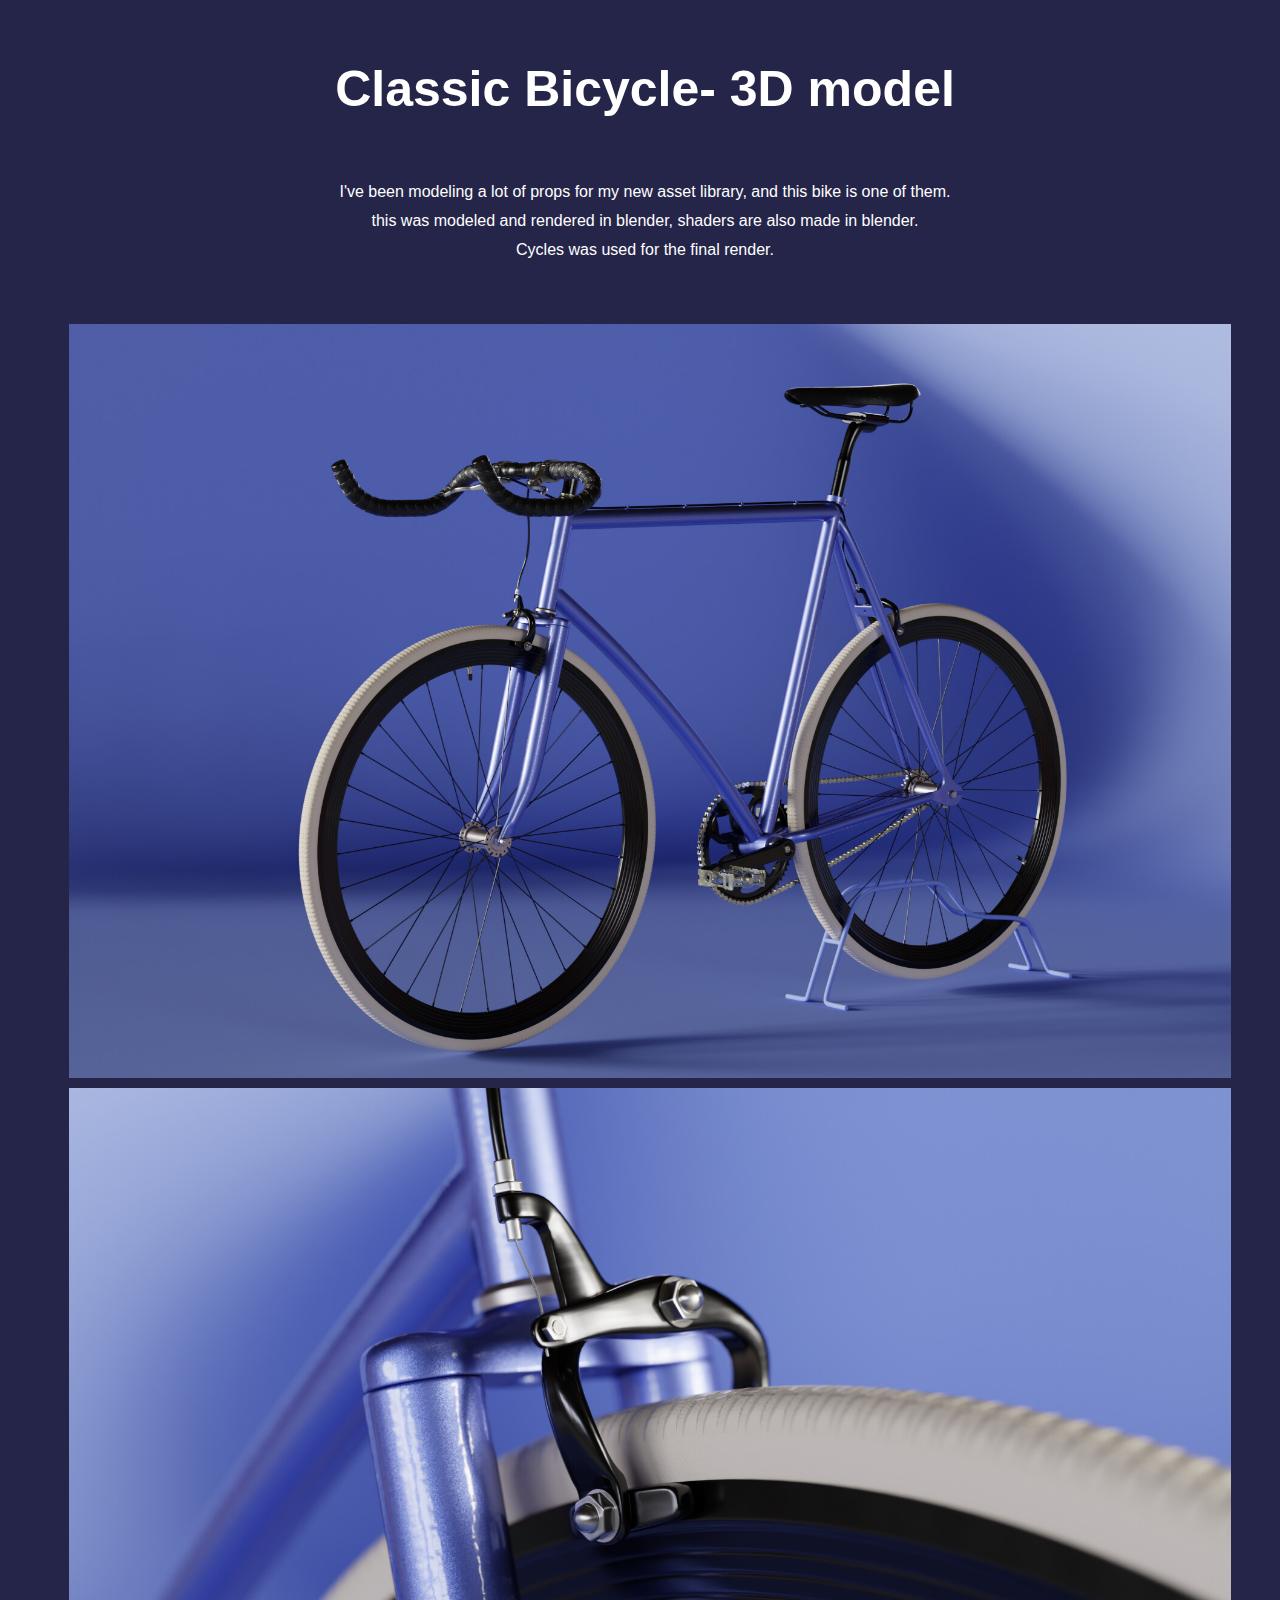
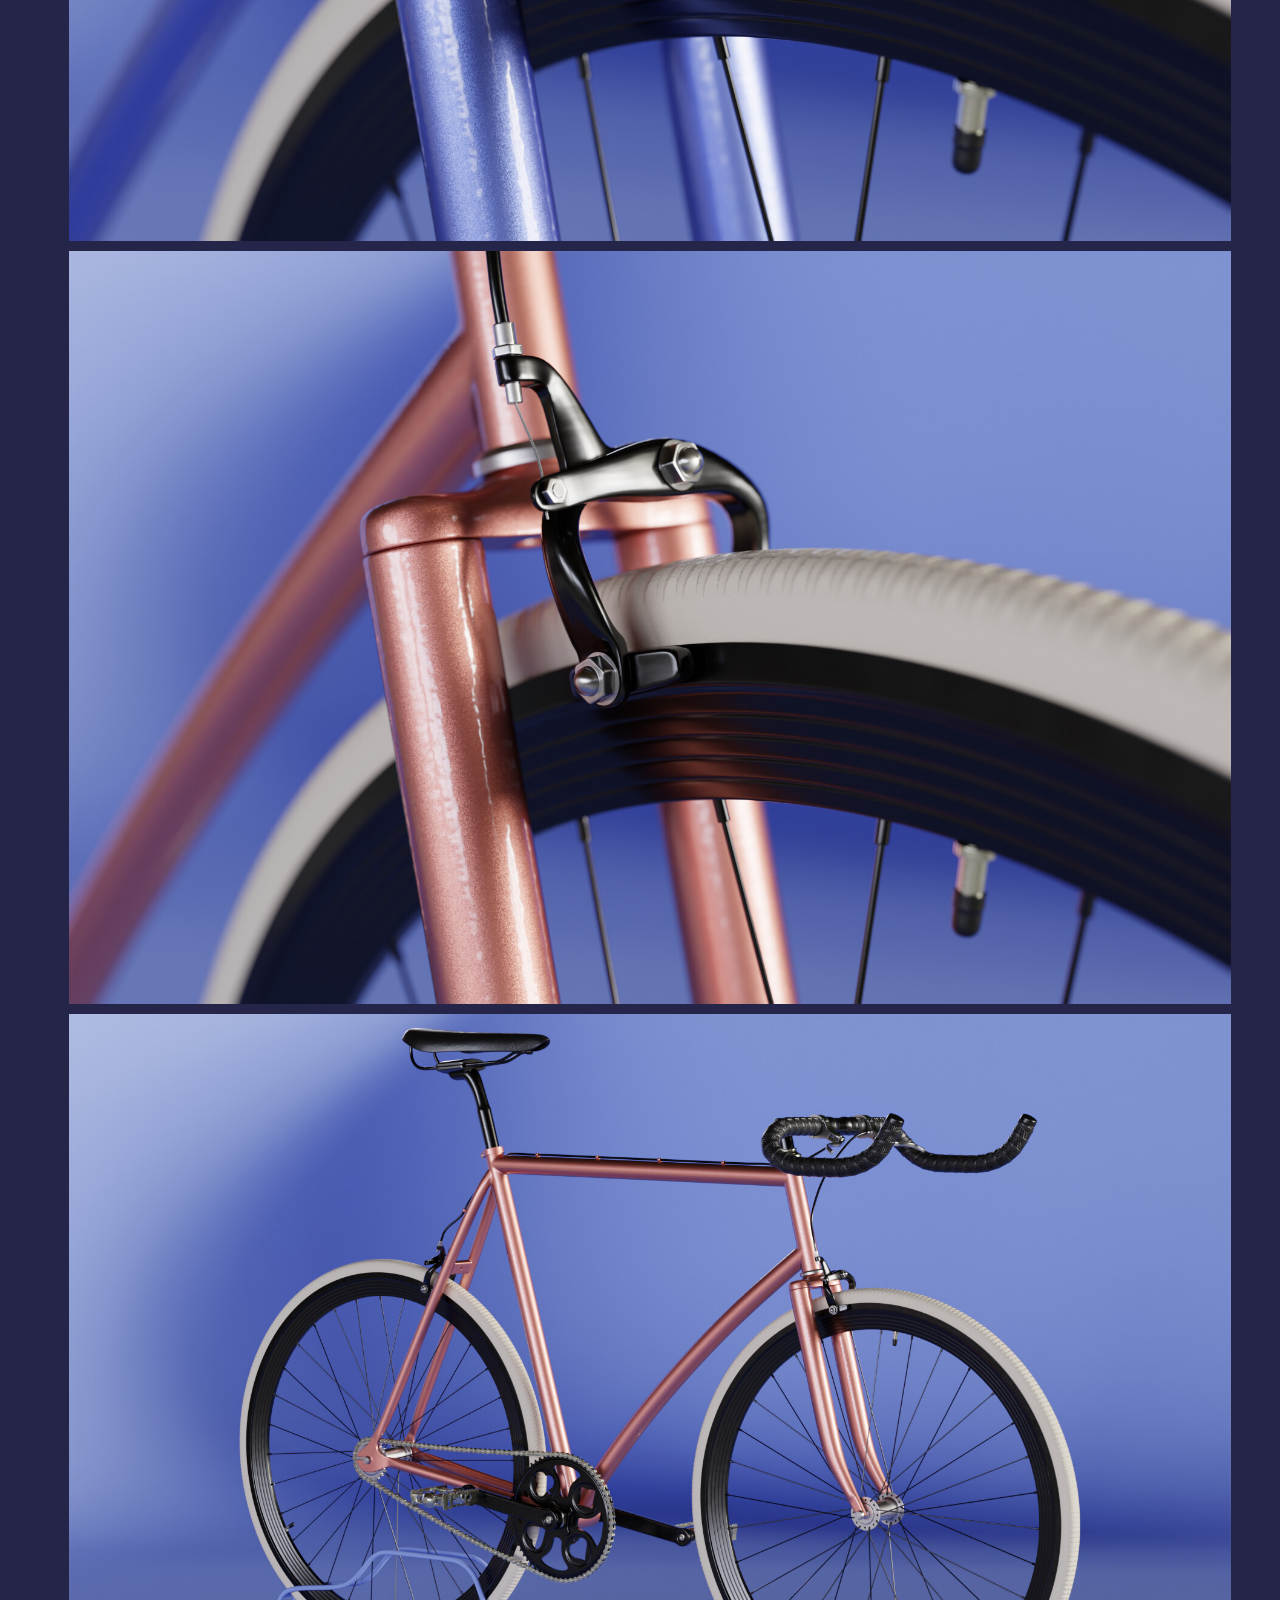
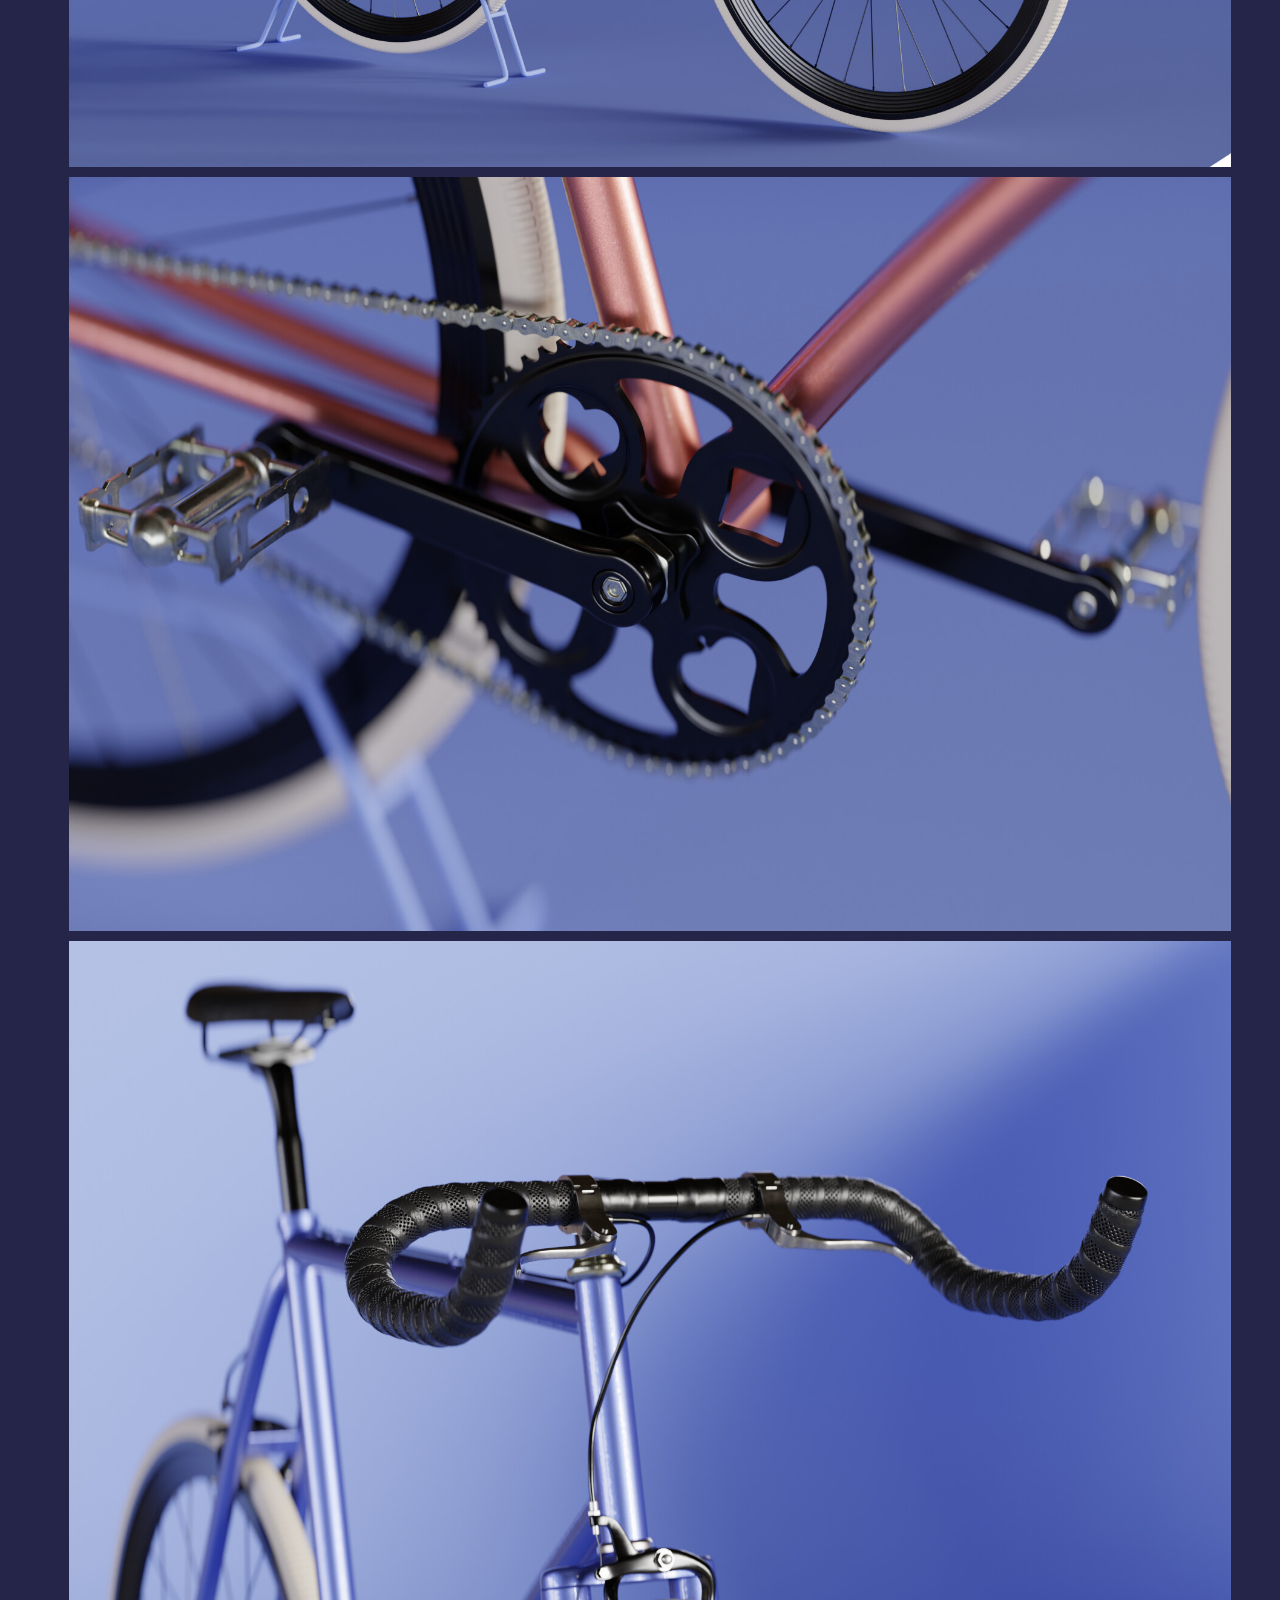
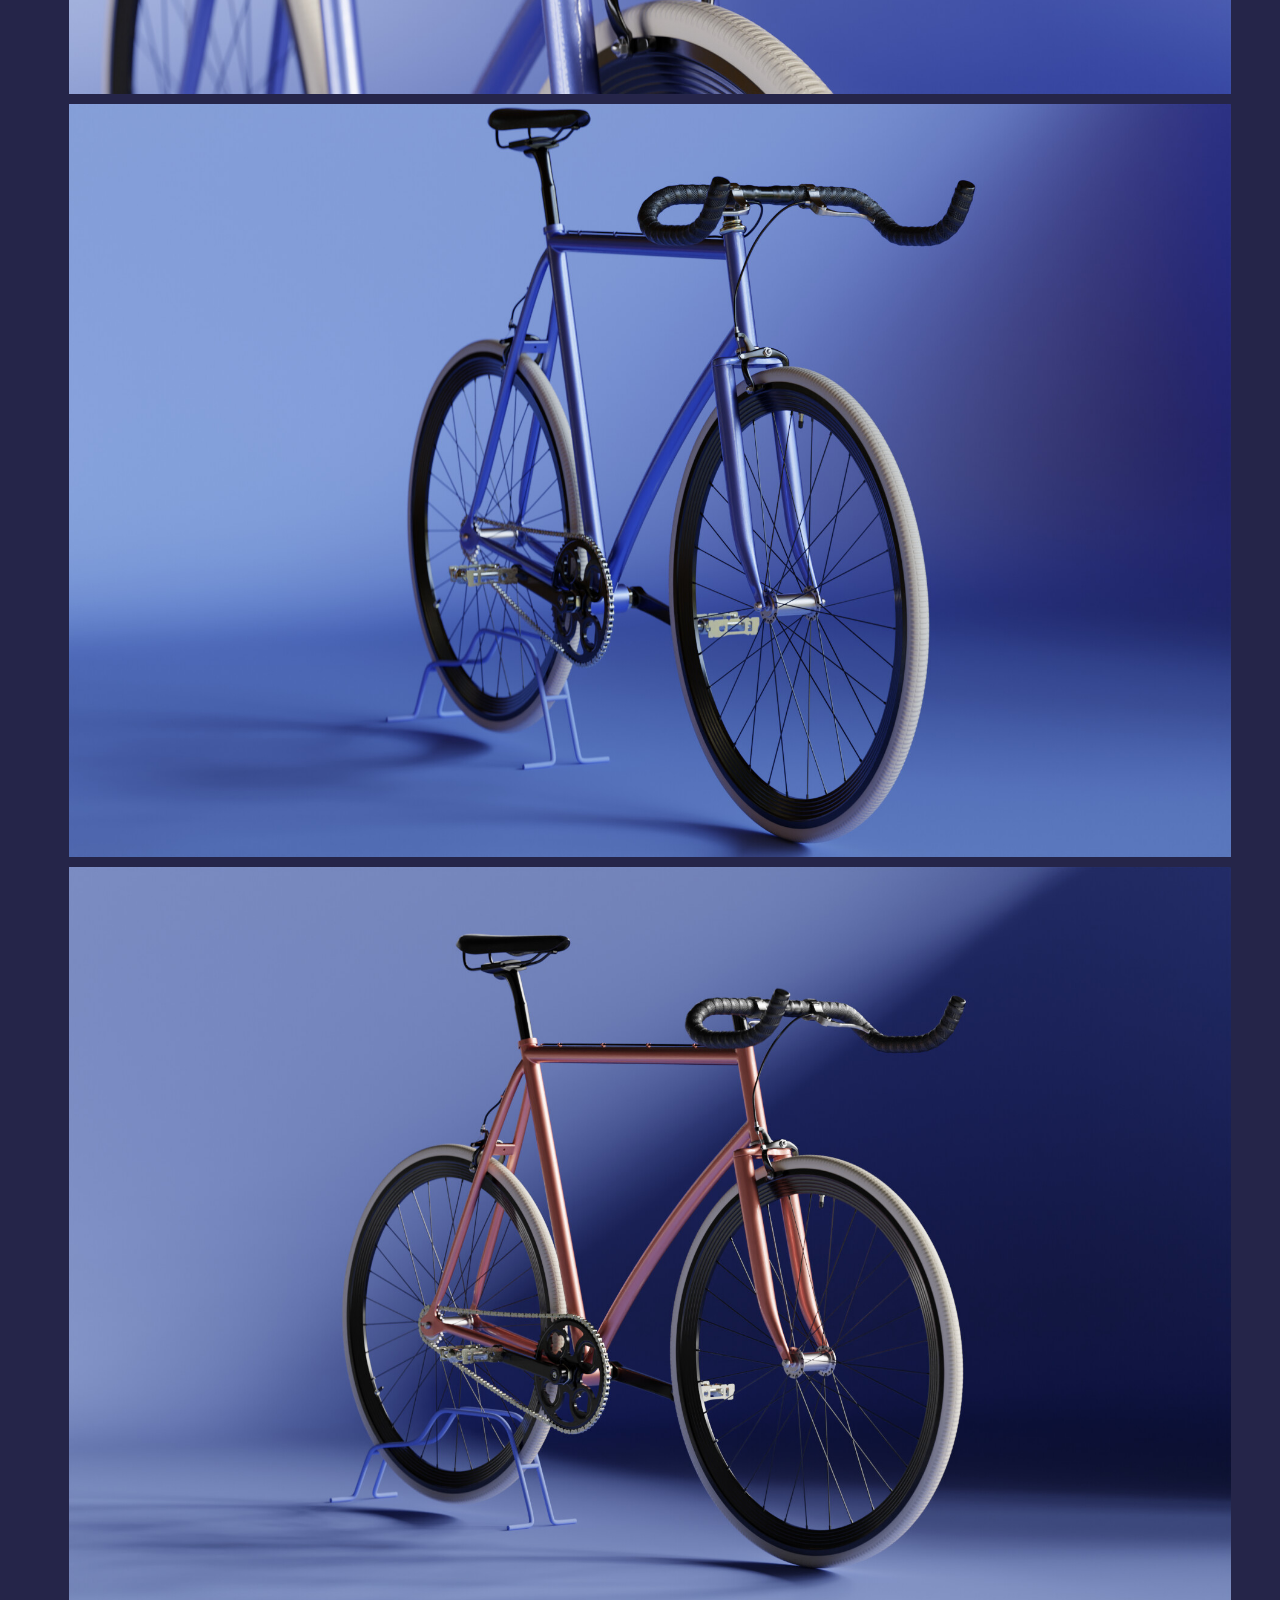
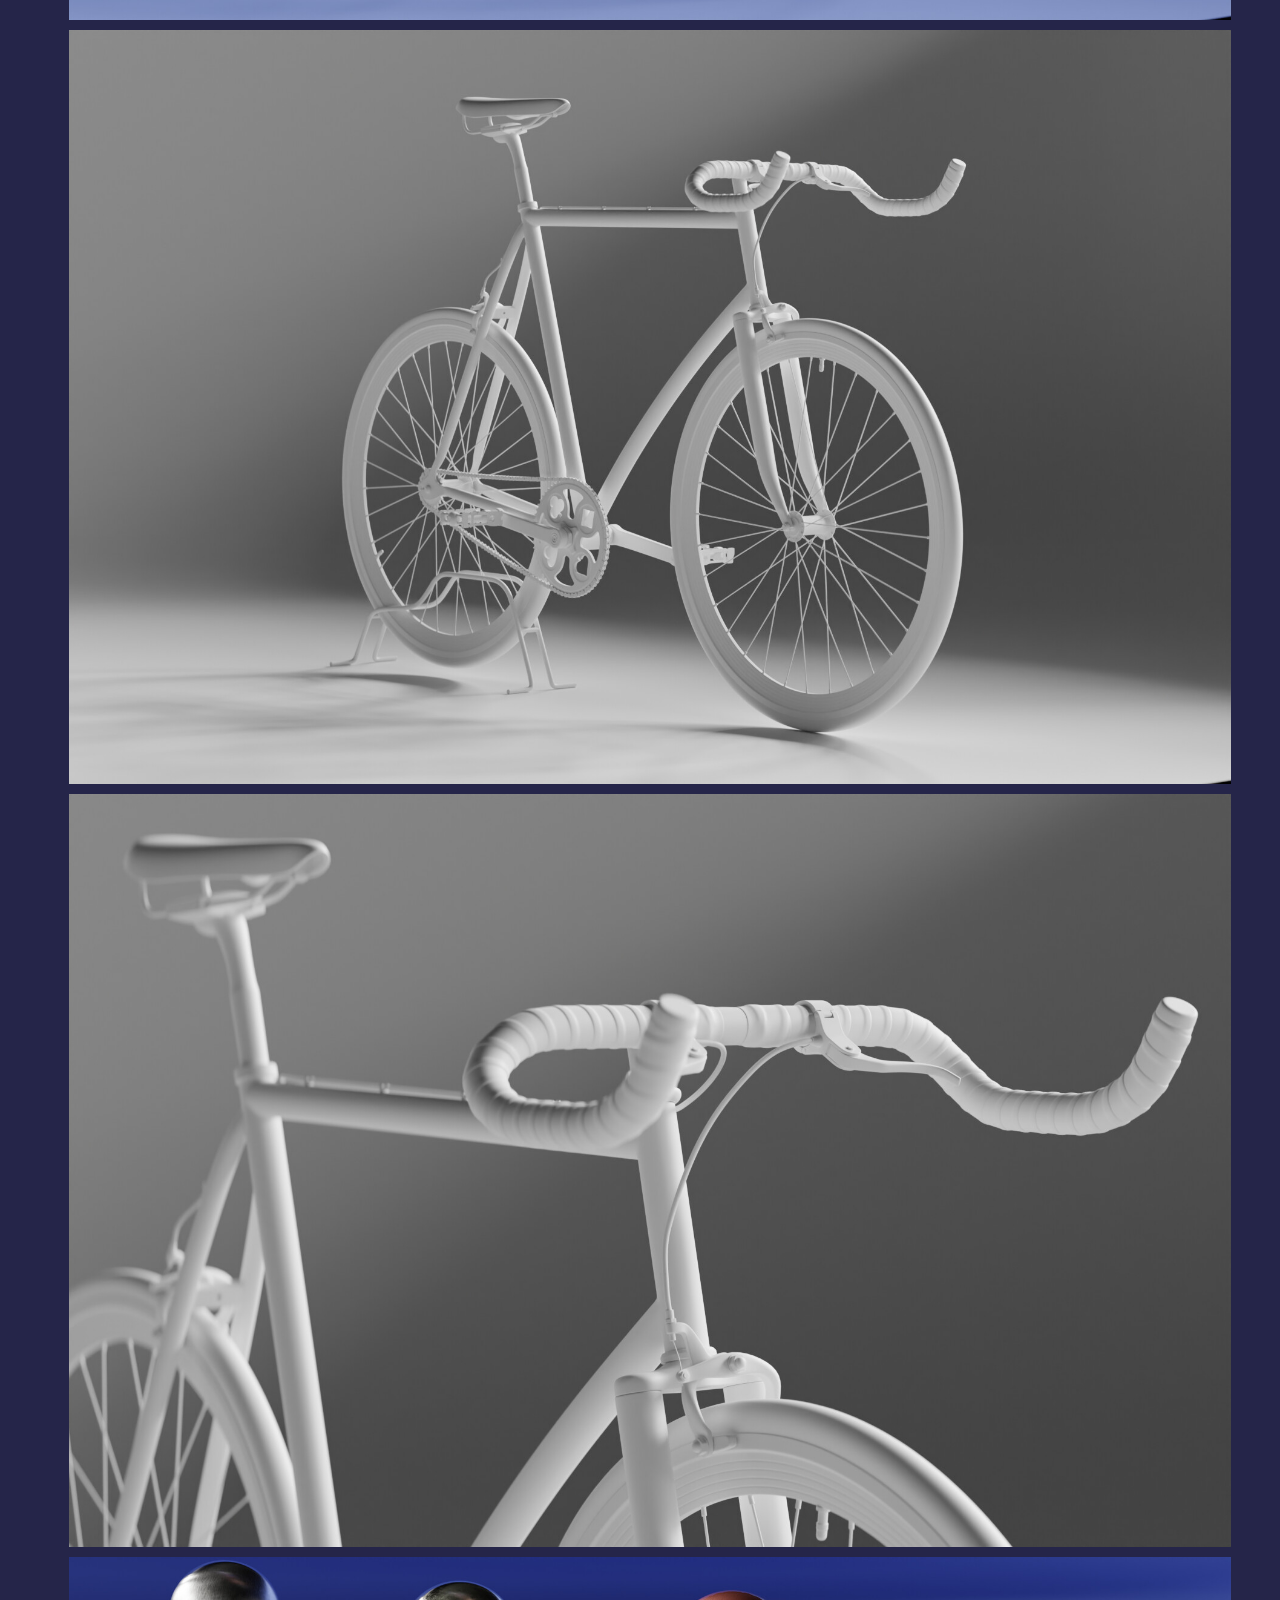
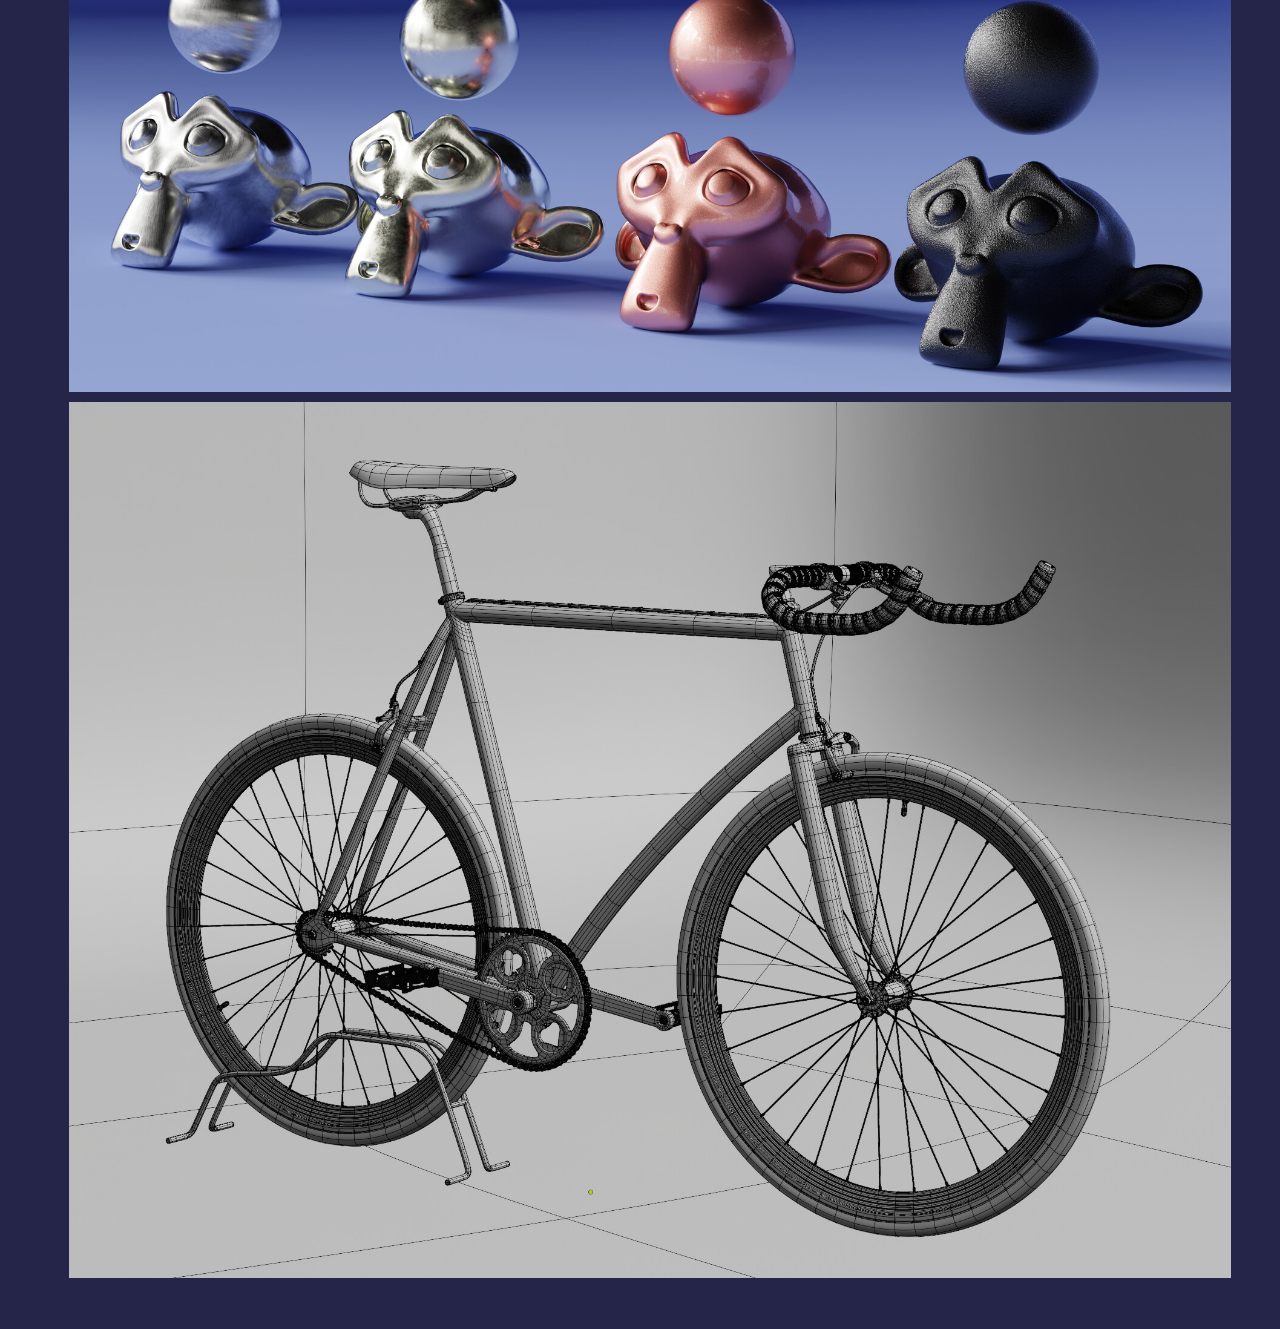
<file: projects/bike/index.html>
<!DOCTYPE html>
<html lang="en">
<head>
    <meta charset="UTF-8">
    <meta name="viewport" content="width=device-width, initial-scale=1.0">
    <link rel="stylesheet" href="style.css">
    <title>Classic Bicycle- 3D model
    </title>
</head>
<body>
    <div id="container">
        <div id="title">
            Classic Bicycle- 3D model
        </div>
        <div id="description">
            I've been modeling a lot of props for my new asset library, and this bike is one of them.<br>
this was modeled and rendered in blender, shaders are also made in blender.<br>
Cycles was used for the final render.
        </div>
        <div class="imgContainer"><img src="/projects/bike/b01.jpg" alt=""></div>
        <div class="imgContainer"><img src="/projects/bike/b02.jpg" alt=""></div>
        <div class="imgContainer"><img src="/projects/bike/b03.jpg" alt=""></div>
        <div class="imgContainer"><img src="/projects/bike/b04.jpg" alt=""></div>
        <div class="imgContainer"><img src="/projects/bike/b05.jpg" alt=""></div>
        <div class="imgContainer"><img src="/projects/bike/b06.jpg" alt=""></div>
        <div class="imgContainer"><img src="/projects/bike/b07.jpg" alt=""></div>
        <div class="imgContainer"><img src="/projects/bike/b08.jpg" alt=""></div>
        <div class="imgContainer"><img src="/projects/bike/b09.jpg" alt=""></div>
        <div class="imgContainer"><img src="/projects/bike/b10.jpg" alt=""></div>
        <div class="imgContainer"><img src="/projects/bike/b11.jpg" alt=""></div>
        <div class="imgContainer"><img src="/projects/bike/b12.jpg" alt=""></div>
    </div>
</body>
</html>
</file>
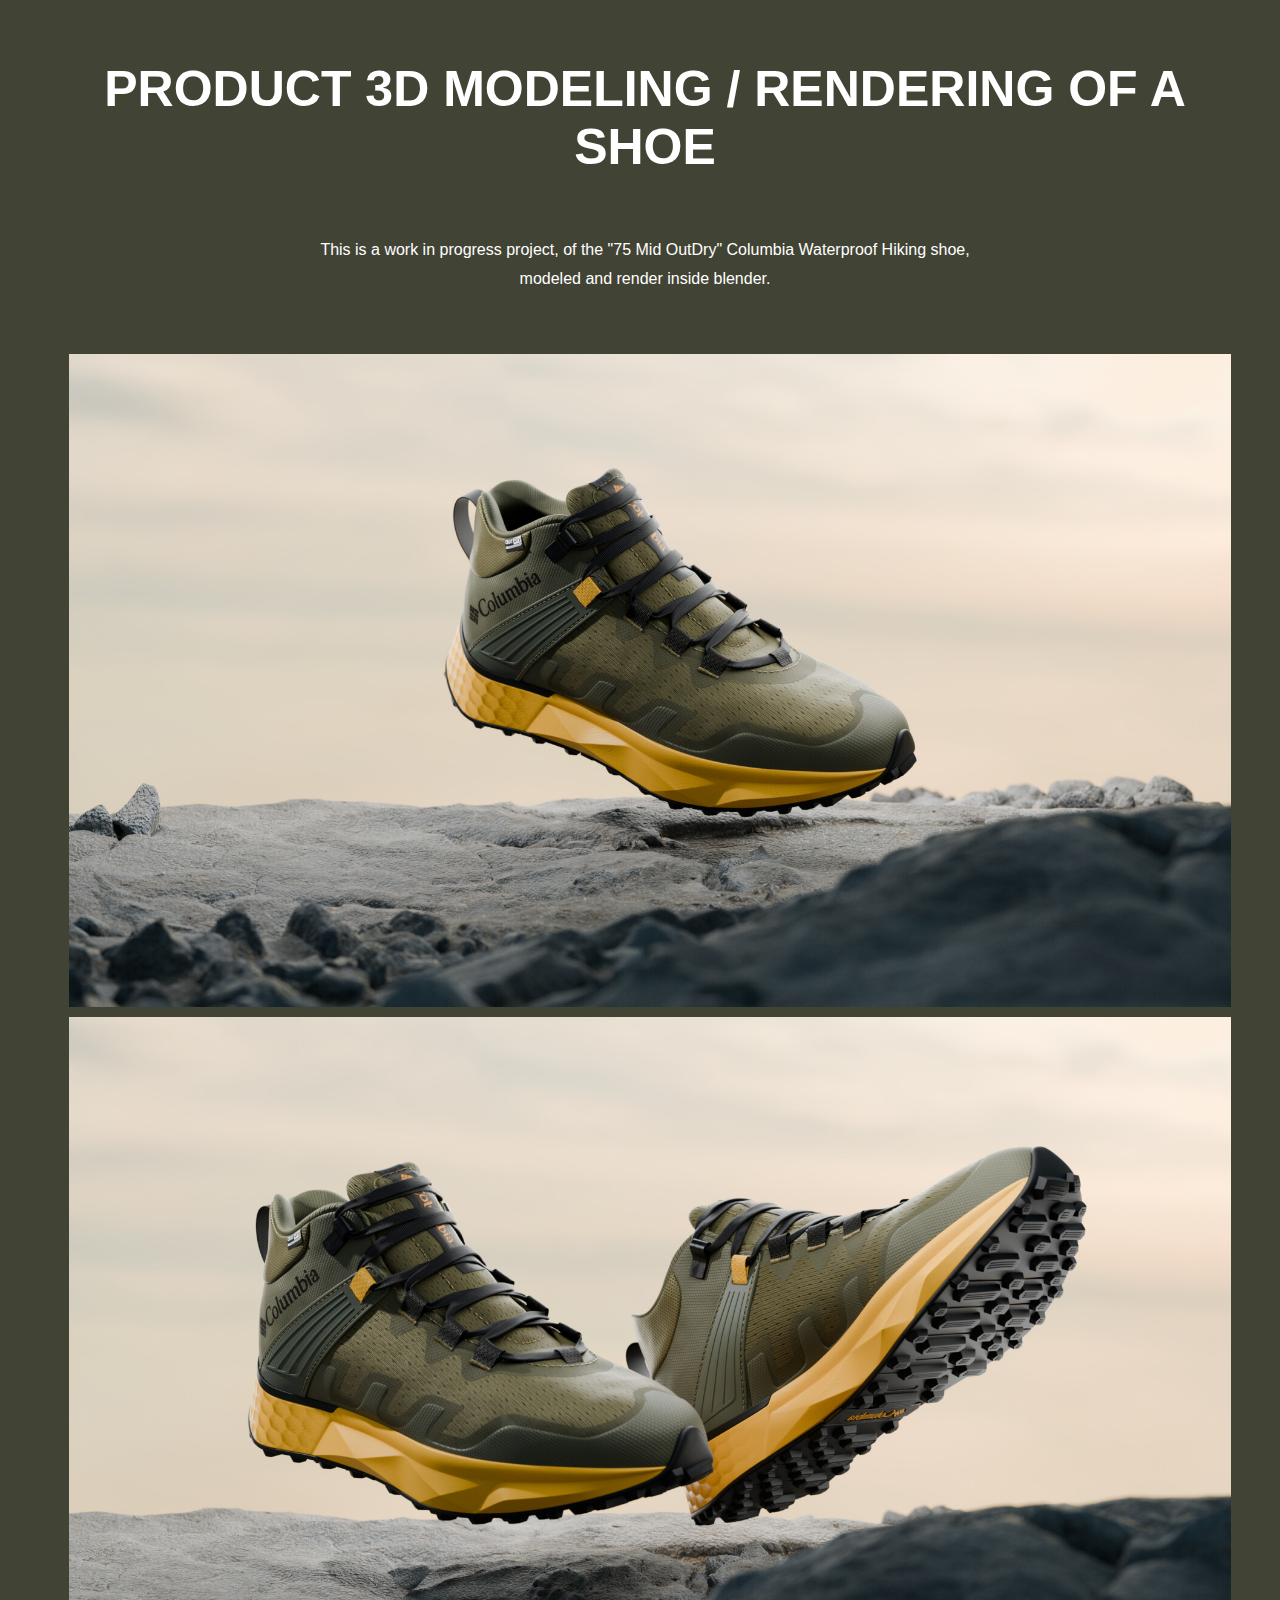
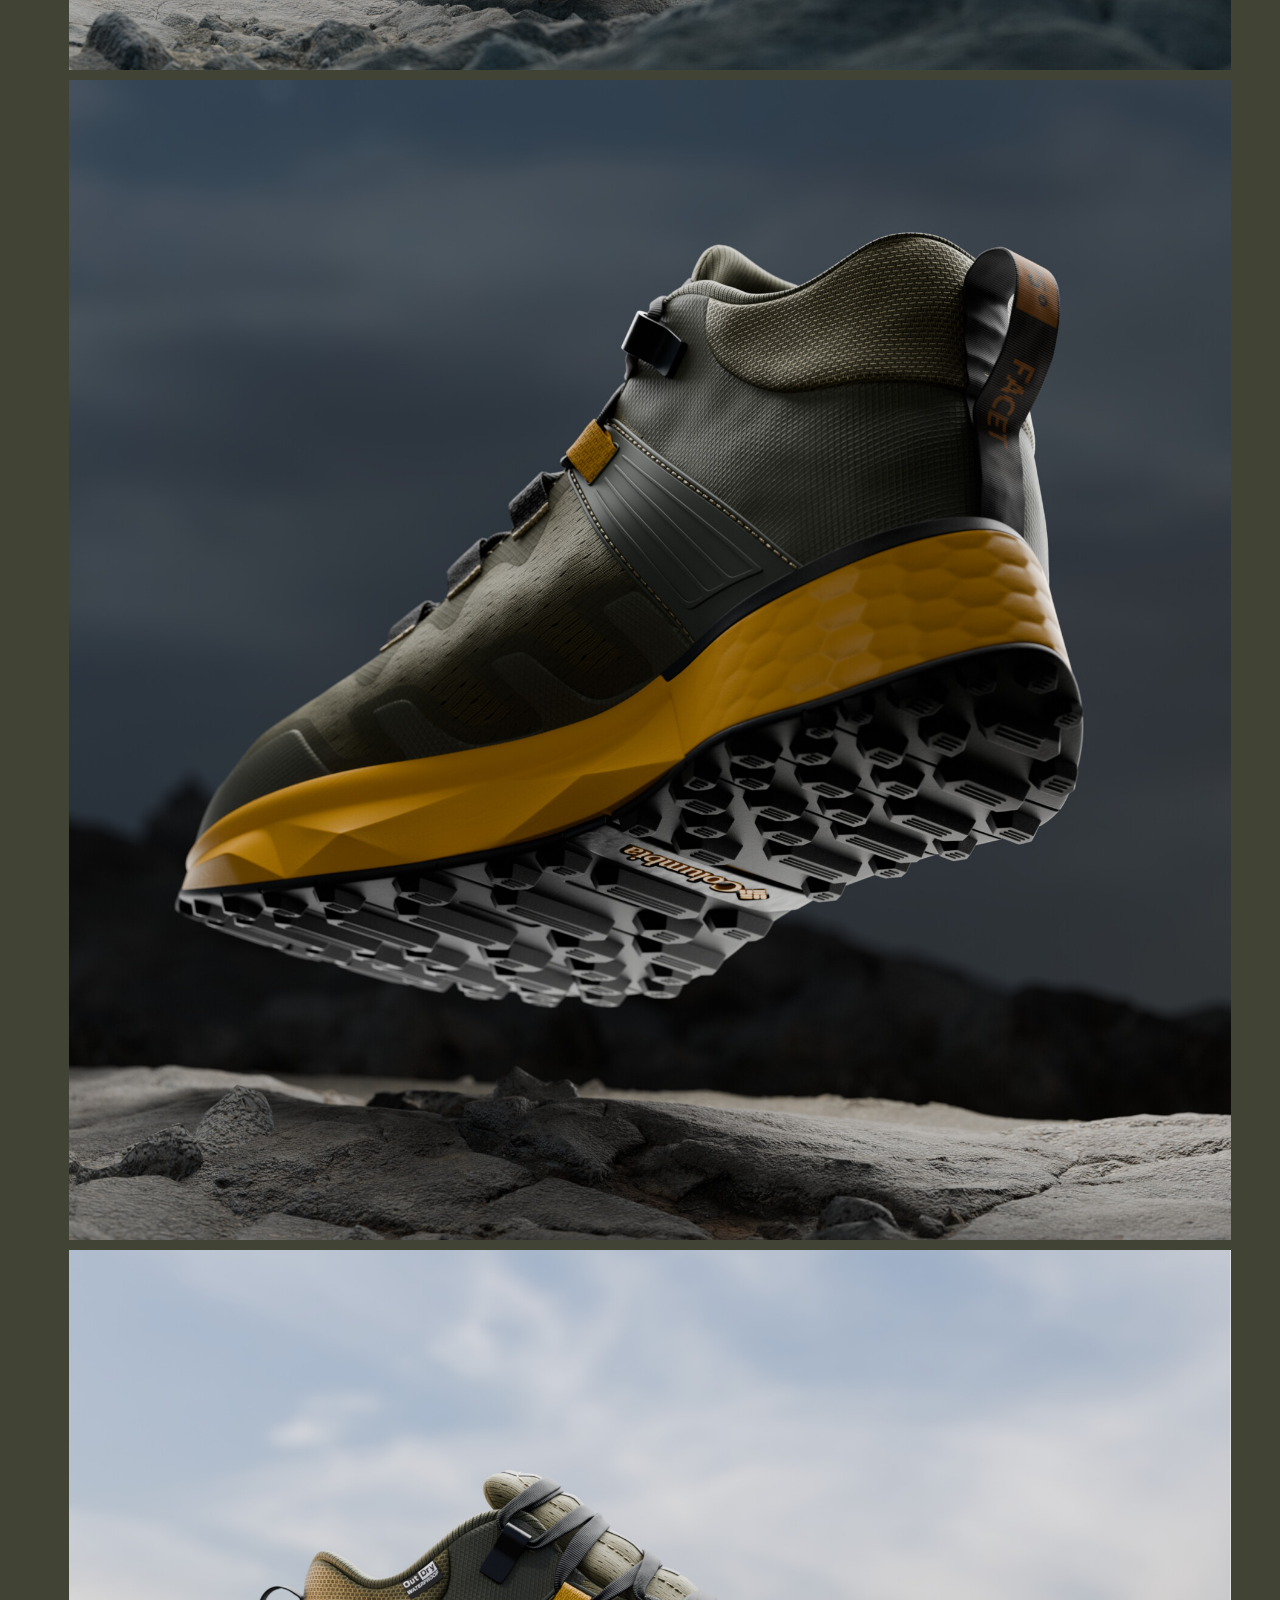
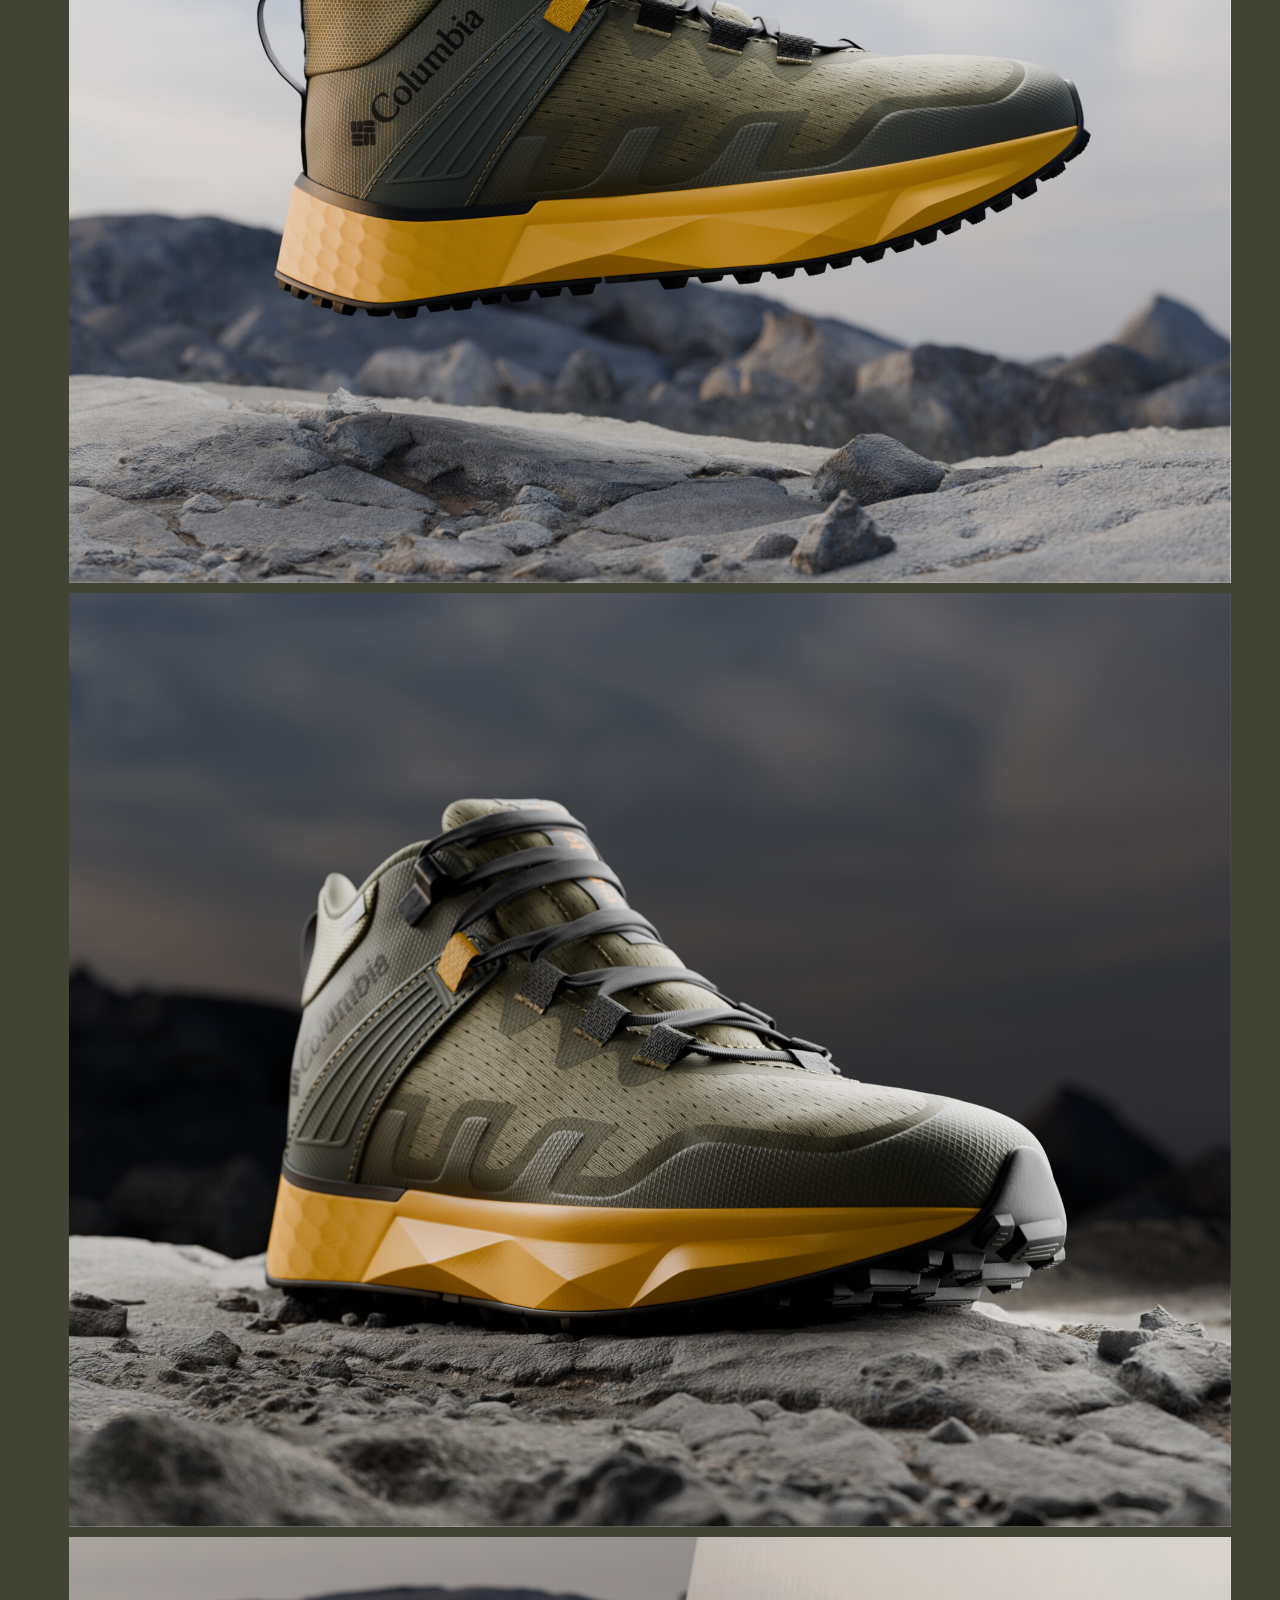
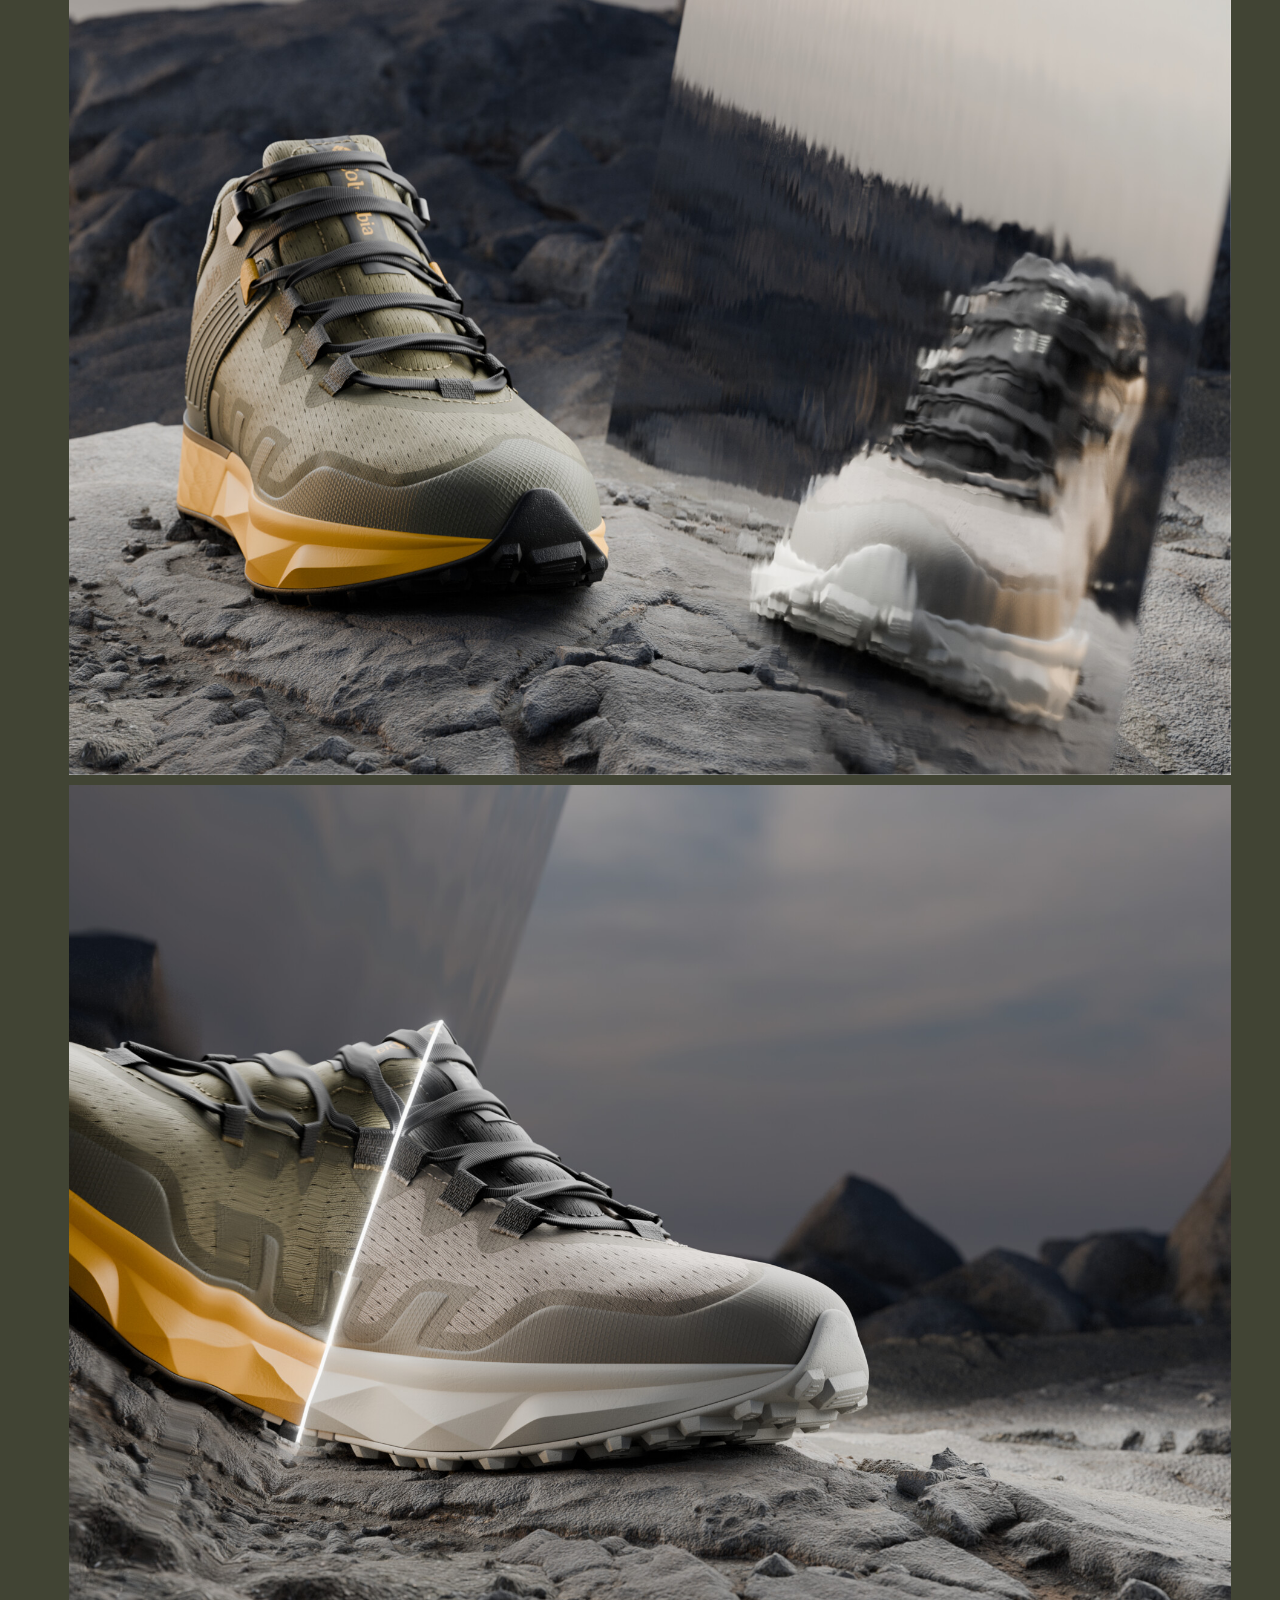
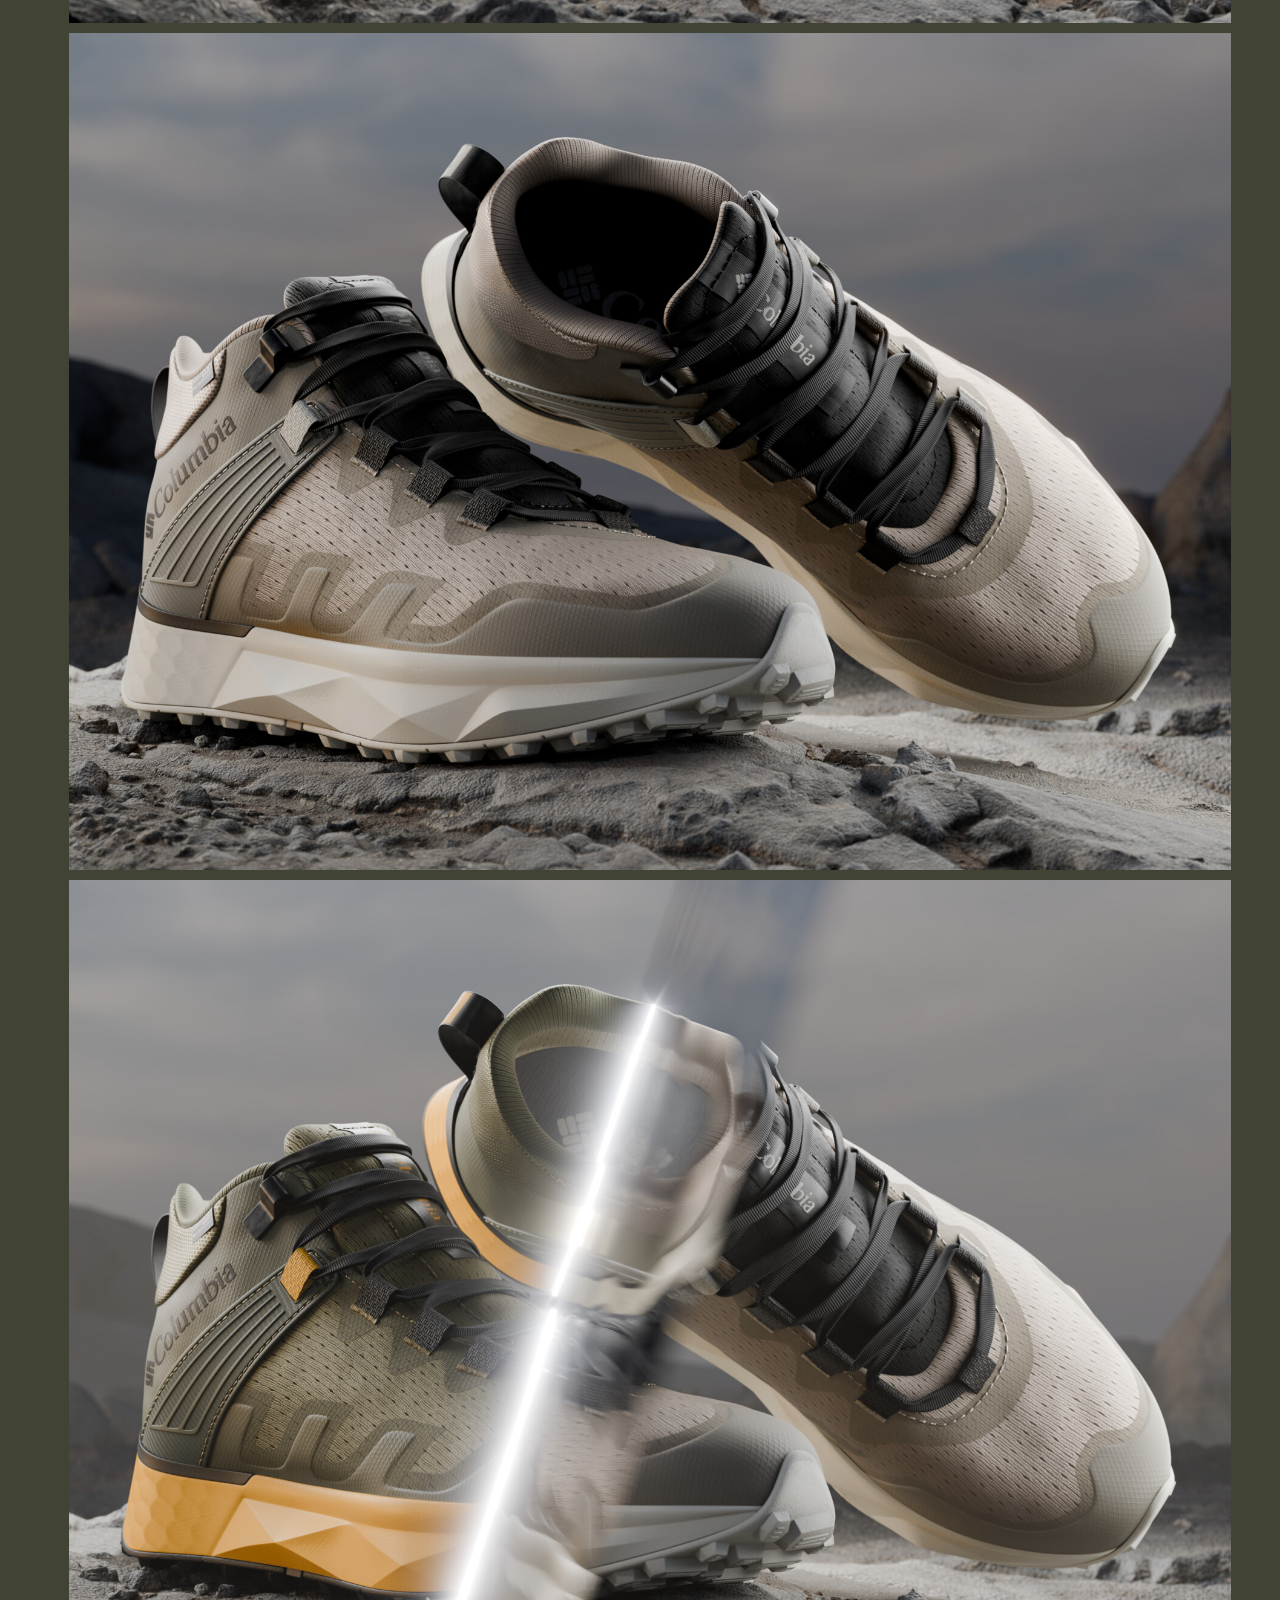
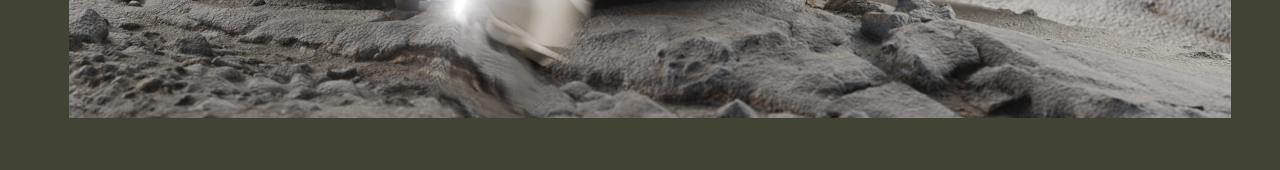
<file: projects/columbia_Shoe/index.html>
<!DOCTYPE html>
<html lang="en">
<head>
    <meta charset="UTF-8">
    <meta name="viewport" content="width=device-width, initial-scale=1.0">
    <link rel="stylesheet" href="style.css">
    <title>PRODUCT 3D MODELING / RENDERING OF A SHOE
    </title>
</head>
<body>
    <div id="container">
        <div id="title">
            PRODUCT 3D MODELING / RENDERING OF A SHOE
        </div>
        <div id="description">
            This is a work in progress project, of the "75 Mid OutDry" Columbia Waterproof Hiking shoe,<br> modeled and render inside blender.
        </div>
        <div class="imgContainer"><img src="/projects/columbia_Shoe/b01.jpg" alt=""></div>
        <div class="imgContainer"><img src="/projects/columbia_Shoe/b02.jpg" alt=""></div>
        <div class="imgContainer"><img src="/projects/columbia_Shoe/b03.jpg" alt=""></div>
        <div class="imgContainer"><img src="/projects/columbia_Shoe/b04.jpg" alt=""></div>
        <div class="imgContainer"><img src="/projects/columbia_Shoe/b05.jpg" alt=""></div>
        <div class="imgContainer"><img src="/projects/columbia_Shoe/b06.jpg" alt=""></div>
        <div class="imgContainer"><img src="/projects/columbia_Shoe/b07.jpg" alt=""></div>
        <div class="imgContainer"><img src="/projects/columbia_Shoe/b08.jpg" alt=""></div>
        <div class="imgContainer"><img src="/projects/columbia_Shoe/b09.jpg" alt=""></div>
    </div>
</body>
</html>
</file>
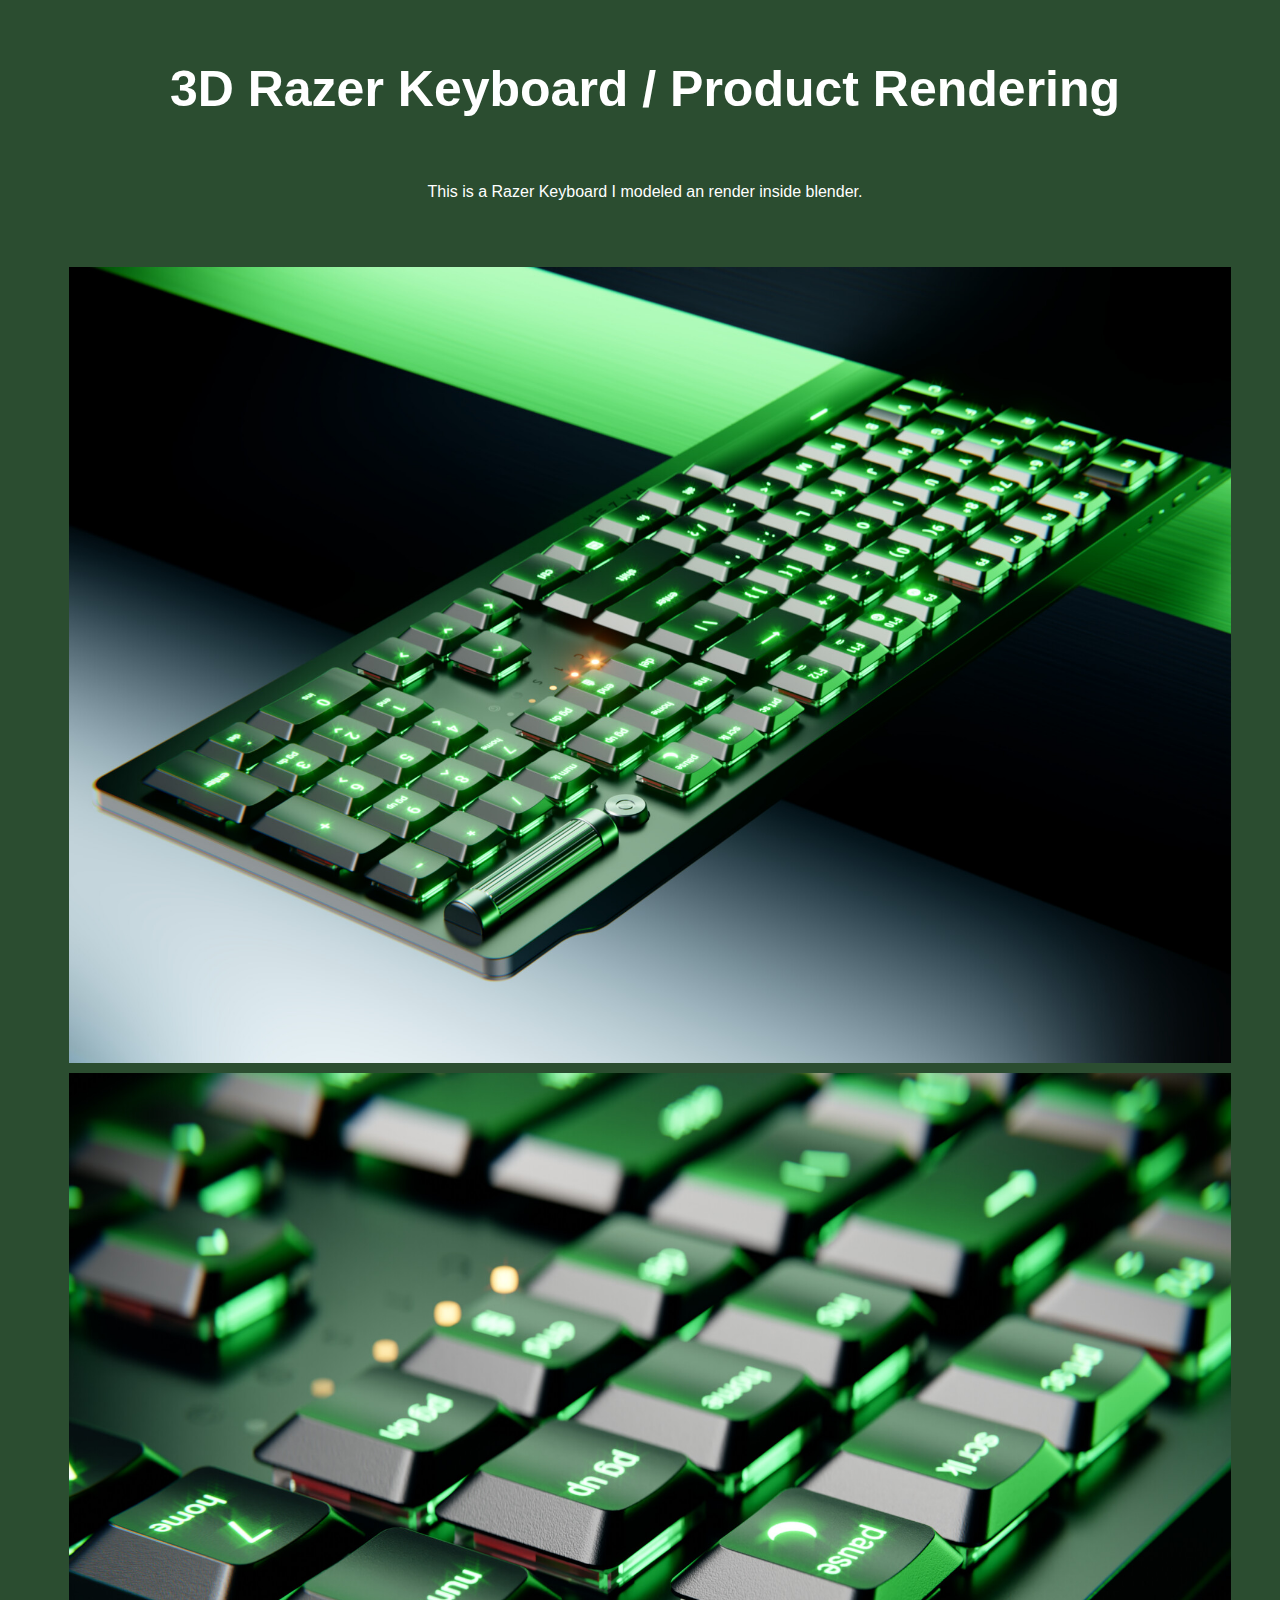
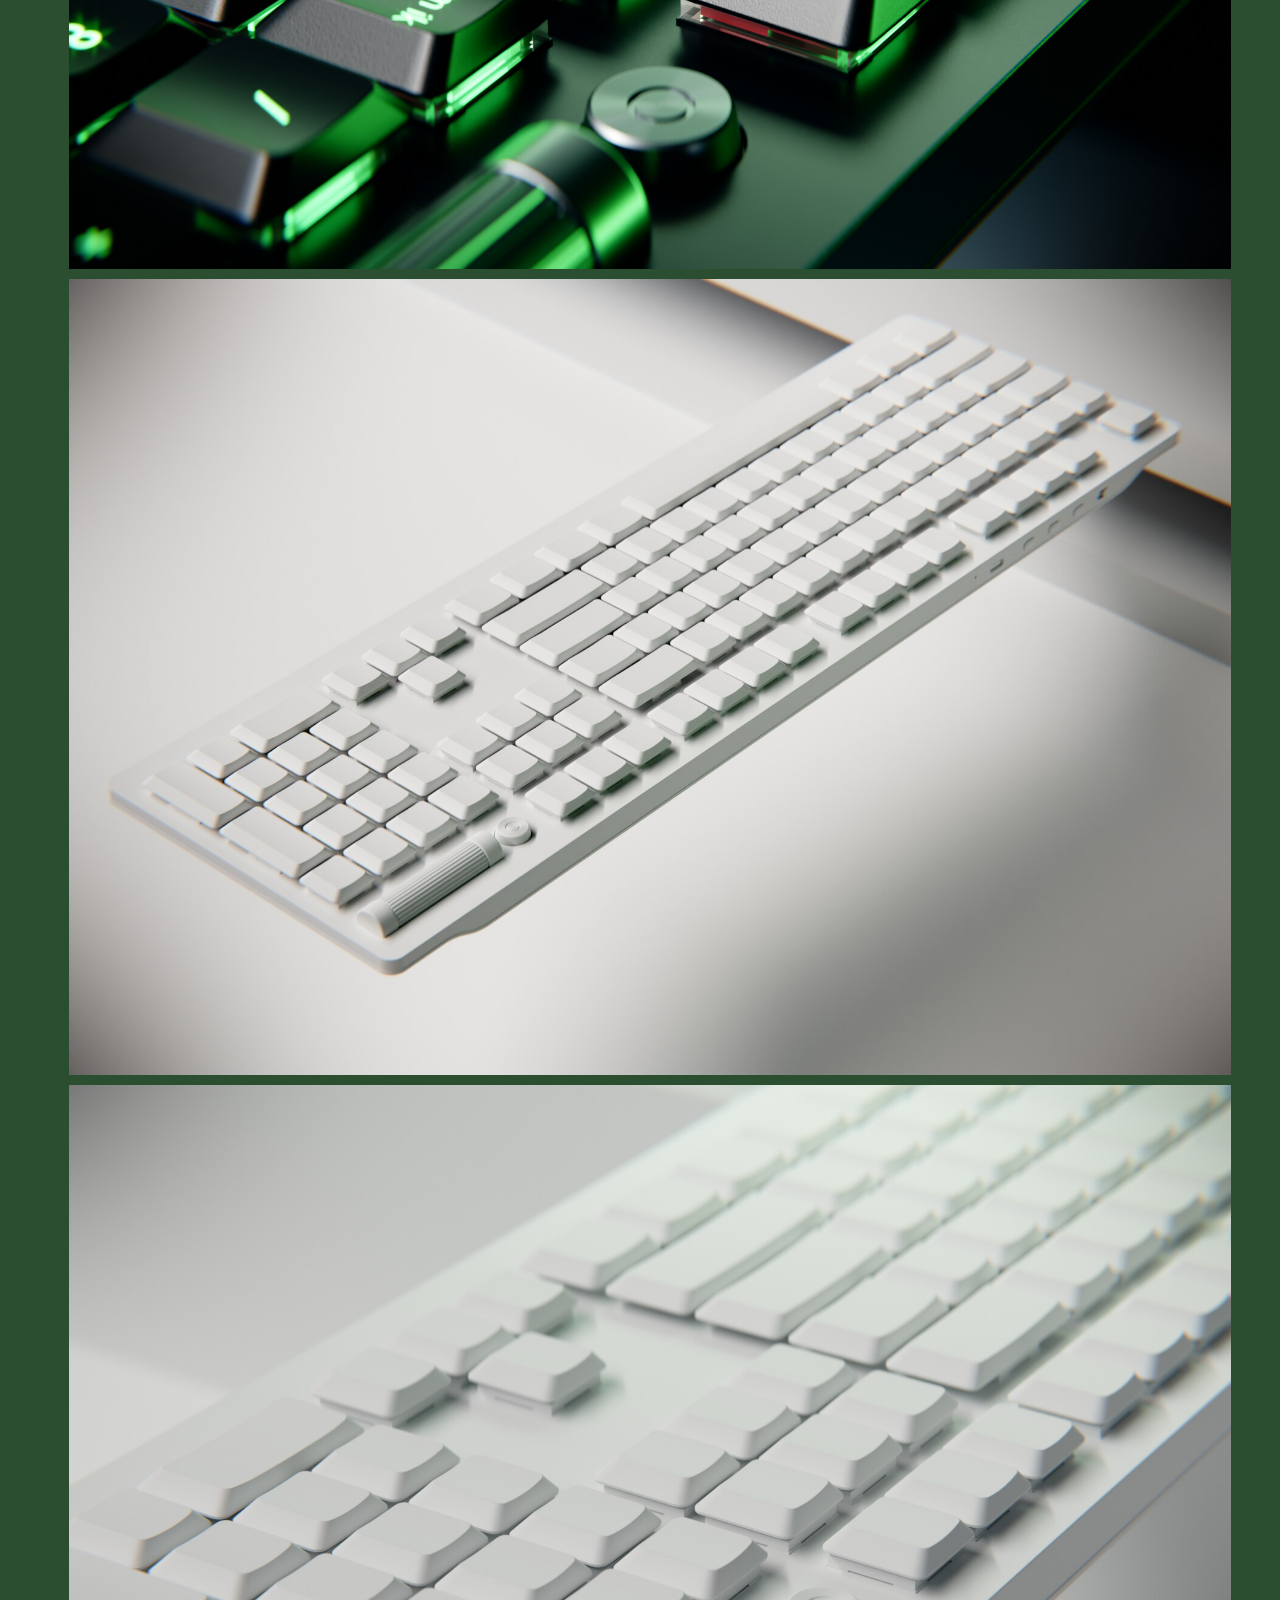
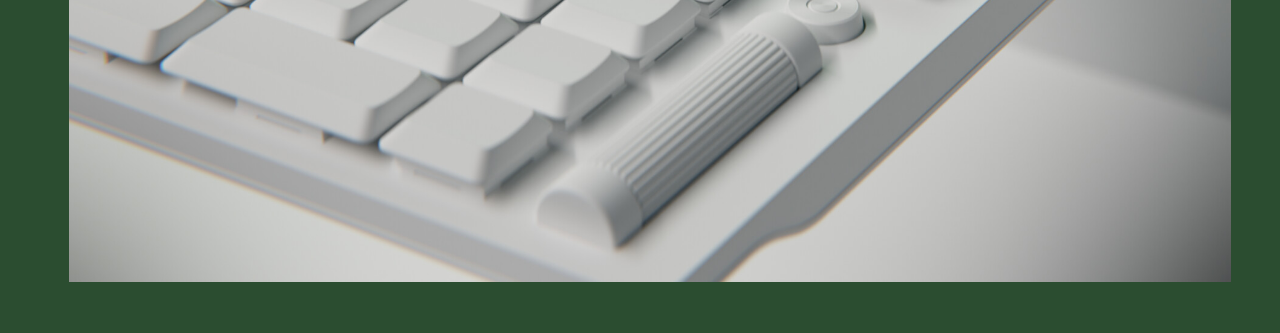
<file: projects/key/index.html>
<!DOCTYPE html>
<html lang="en">
<head>
    <meta charset="UTF-8">
    <meta name="viewport" content="width=device-width, initial-scale=1.0">
    <link rel="stylesheet" href="style.css">
    <title>3D Razer Keyboard / Product Rendering
    </title>
</head>
<body>
    <div id="container">
        <div id="title">
            3D Razer Keyboard / Product Rendering
        </div>
        <div id="description">
           This is a Razer Keyboard I modeled an render inside blender.
        </div>
        <div class="imgContainer"><img src="/projects/key/03.jpg" alt=""></div>
        <div class="imgContainer"><img src="/projects/key/04.jpg" alt=""></div>
        <div class="imgContainer"><img src="/projects/key/01.jpg" alt=""></div>
        <div class="imgContainer"><img src="/projects/key/02.jpg" alt=""></div>
    </div>
</body>
</html>
</file>
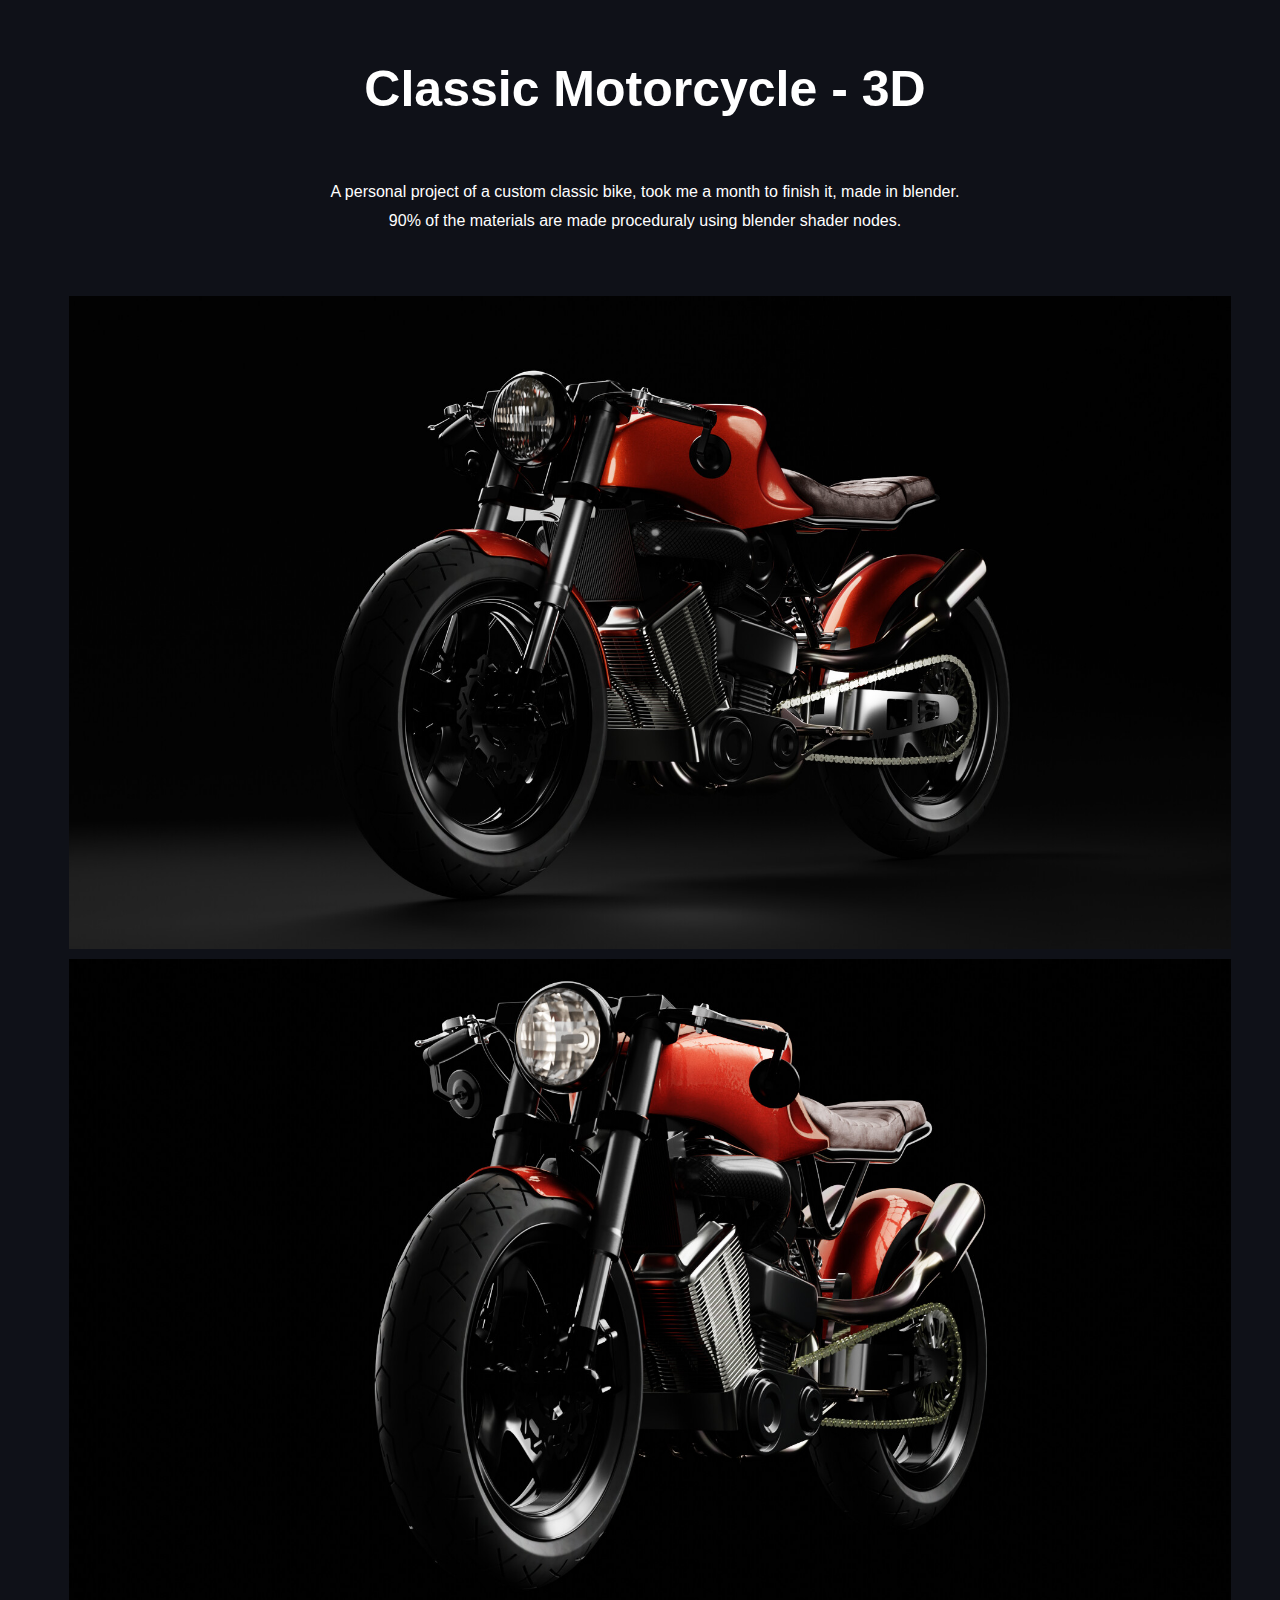
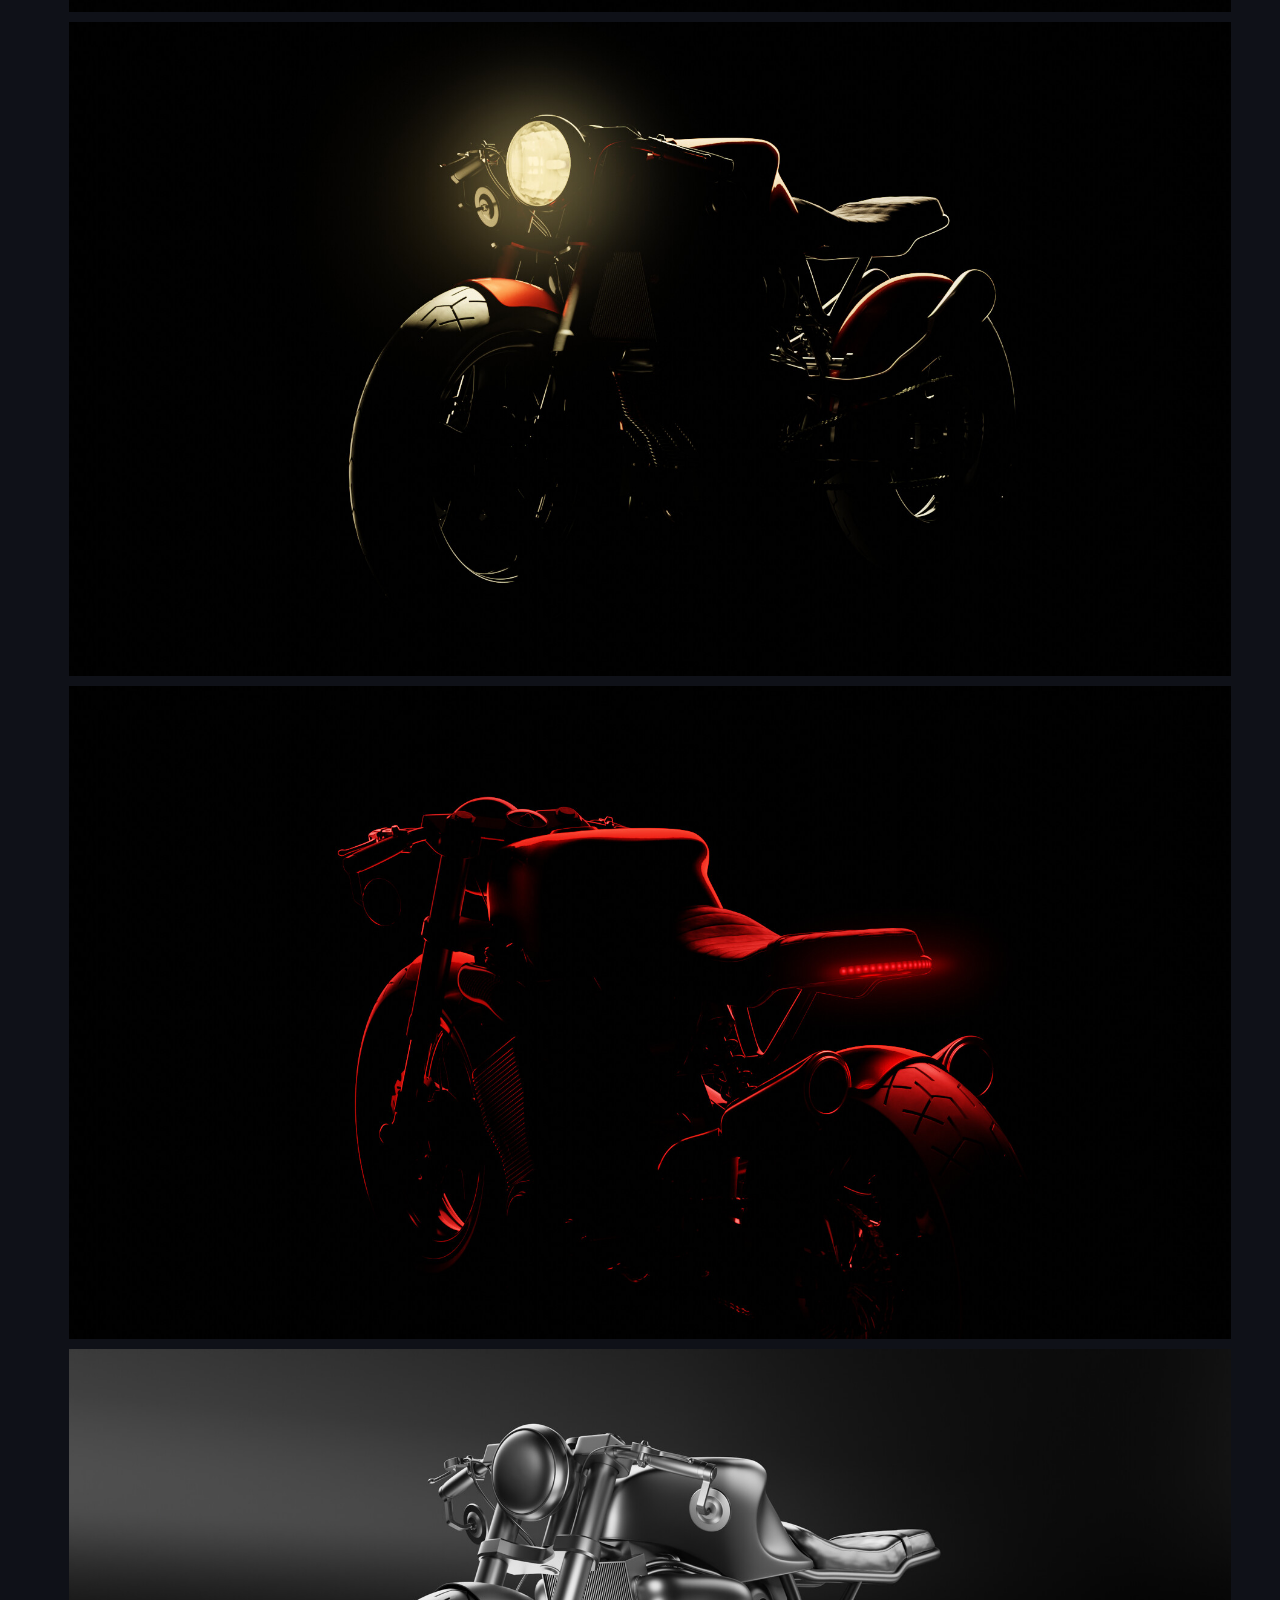
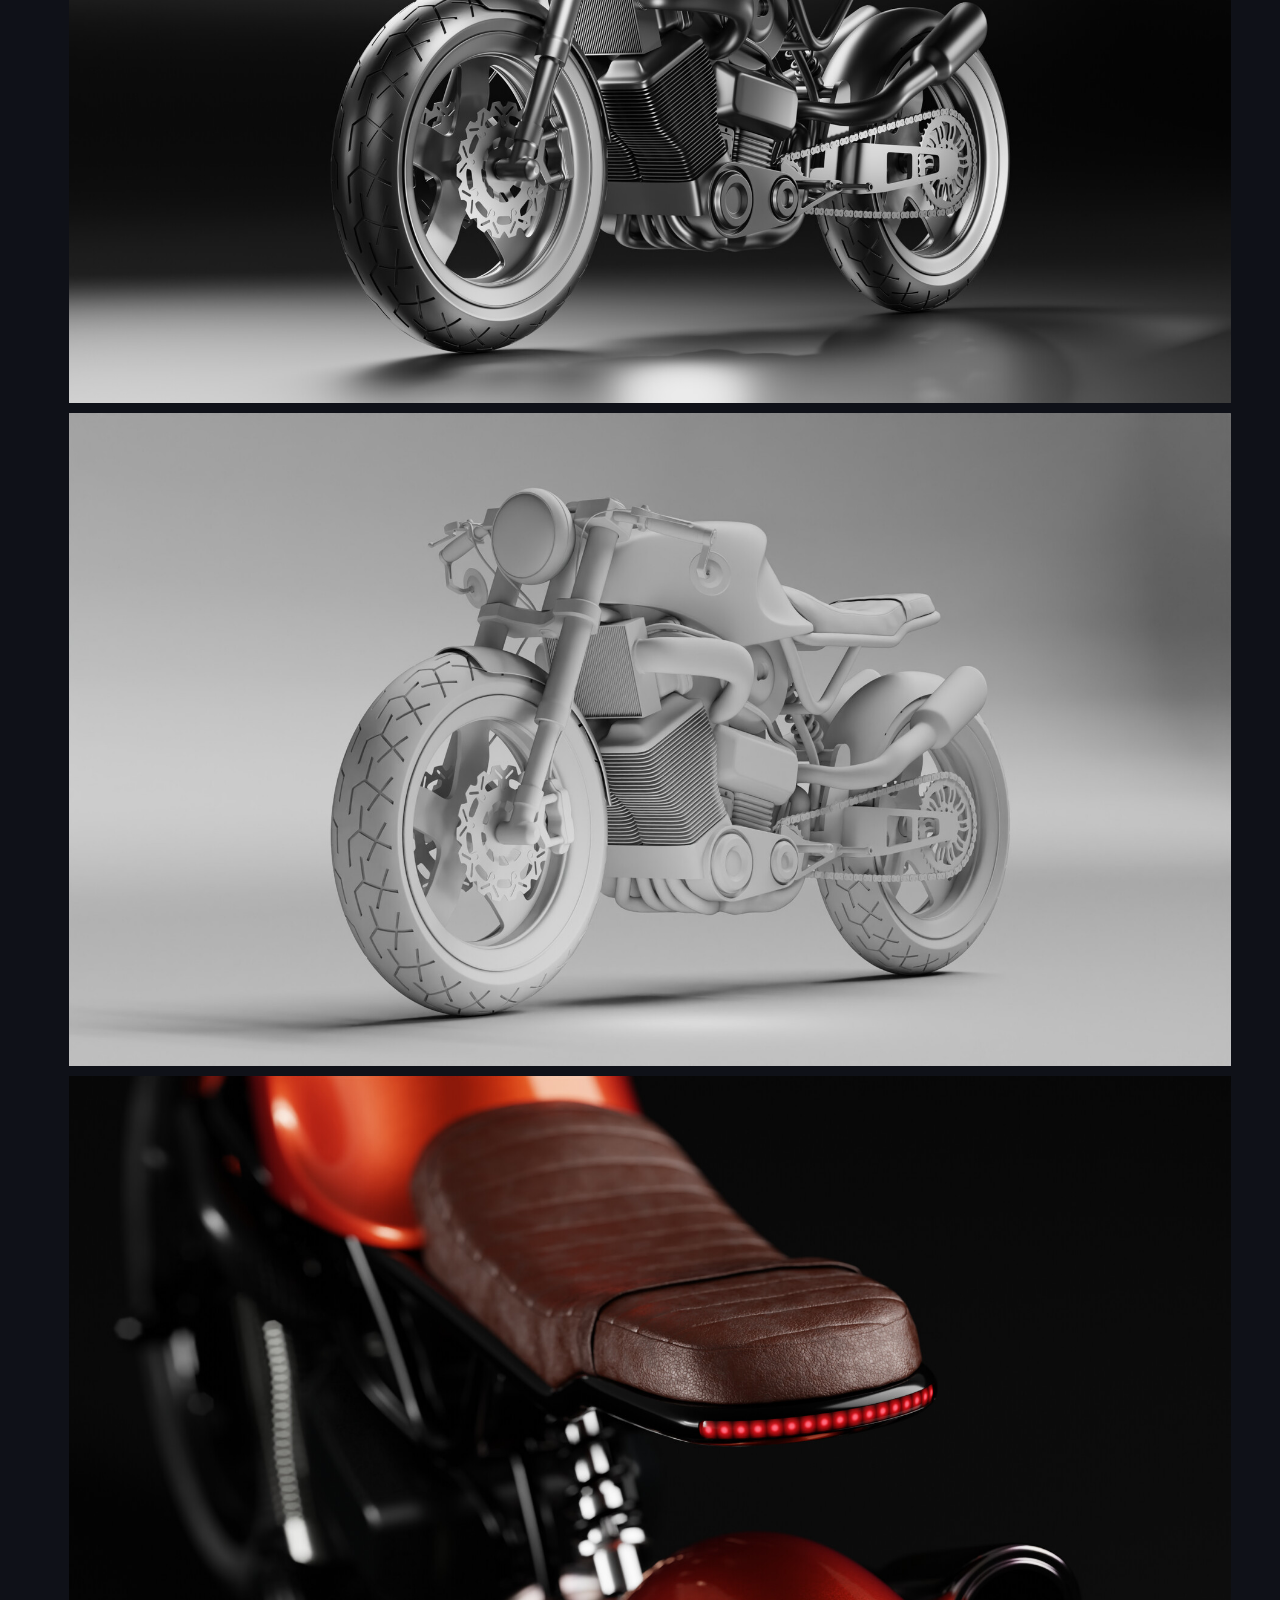
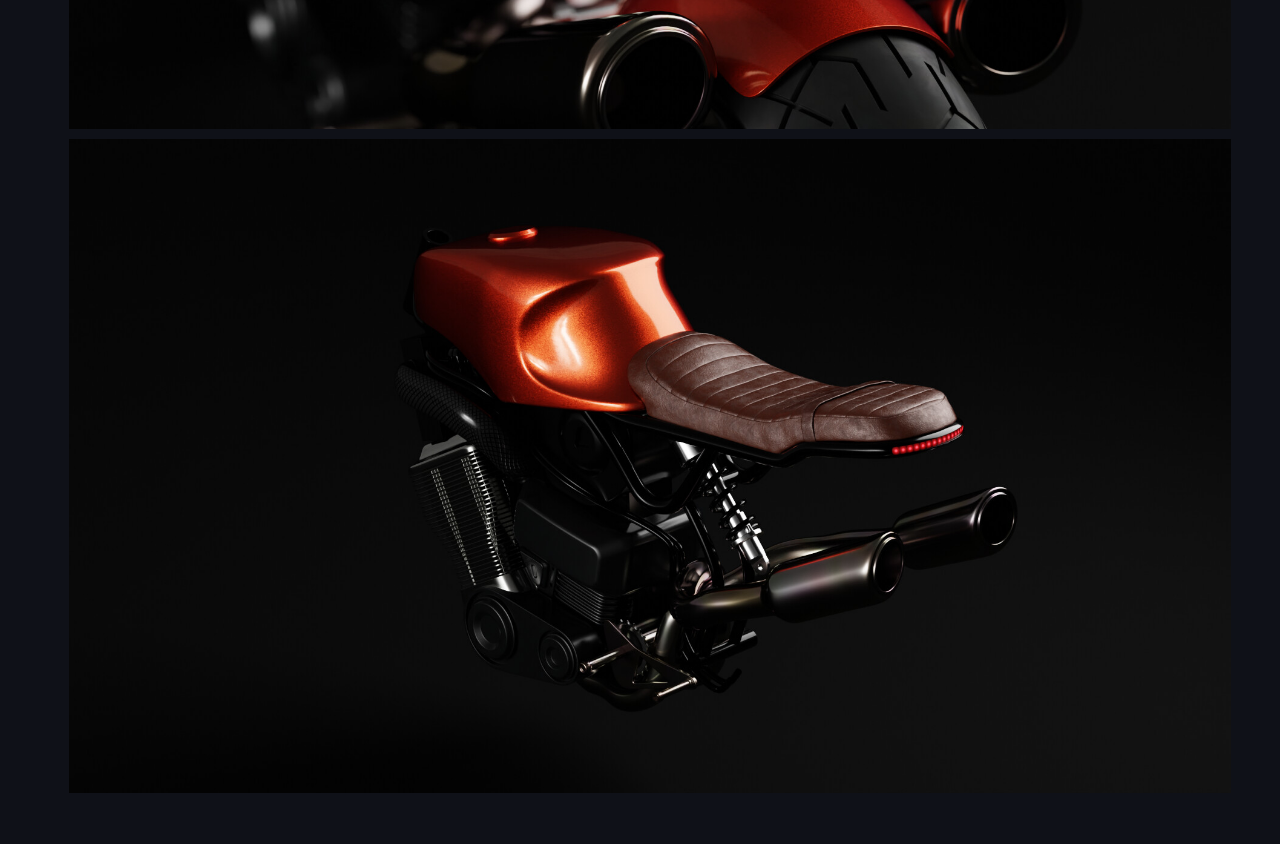
<file: projects/motorcycle/index.html>
<!DOCTYPE html>
<html lang="en">
<head>
    <meta charset="UTF-8">
    <meta name="viewport" content="width=device-width, initial-scale=1.0">
    <link rel="stylesheet" href="style.css">
    <title>Classic Motorcycle - 3D
    </title>
</head>
<body>
    <div id="container">
        <div id="title">
            Classic Motorcycle - 3D
        </div>
        <div id="description">
            A personal project of a custom classic bike, took me a month to finish it, made in blender.<br>
            90% of the materials are made proceduraly using blender shader nodes.
        </div>
        <div class="imgContainer"><img src="/projects/motorcycle/yacine-gasmi-m09.jpg" alt=""></div>
        <div class="imgContainer"><img src="/projects/motorcycle/yacine-gasmi-m0.jpg" alt=""></div>
        <div class="imgContainer"><img src="/projects/motorcycle/yacine-gasmi-image140.jpg" alt=""></div>
        <div class="imgContainer"><img src="/projects/motorcycle/yacine-gasmi-image1152.jpg" alt=""></div>
        <div class="imgContainer"><img src="/projects/motorcycle/yacine-gasmi-m10.jpg" alt=""></div>
        <div class="imgContainer"><img src="/projects/motorcycle/yacine-gasmi-m12.jpg" alt=""></div>
        <div class="imgContainer"><img src="/projects/motorcycle/yacine-gasmi-m13.jpg" alt=""></div>
        <div class="imgContainer"><img src="/projects/motorcycle/yacine-gasmi-m14.jpg" alt=""></div>
    </div>
</body>
</html>
</file>
<file: projects/bike/style.css>
body {
    background-color: #252549;
    font-family:Arial, Helvetica, sans-serif;
}
#container{
    margin: 4vw;
}
.imgContainer {
    width: 100%;
    overflow: hidden;
    display: flex;
    align-items: center;
    justify-content: center;
    margin: 10px;
}
img {
    width: 100%;
}
#title {
    color: #fff;
    font-size: 50px;
    font-weight:bolder;
    margin: 60px 0 60px 10px;
    text-align: center;
}

#description {
    color: #fff;
    font-size: 16px;
    margin: 60px 0 60px 10px;
    line-height: 180%;
    text-align: center;
}
</file>
<file: projects/columbia_Shoe/style.css>
body {
    background-color: #414434;
    font-family:Arial, Helvetica, sans-serif;
}
#container{
    margin: 4vw;
}
.imgContainer {
    width: 100%;
    overflow: hidden;
    display: flex;
    align-items: center;
    justify-content: center;
    margin: 10px;
}
img {
    width: 100%;
}
#title {
    color: #fff;
    font-size: 50px;
    font-weight:bolder;
    margin: 60px 0 60px 10px;
    text-align: center;
}

#description {
    color: #fff;
    font-size: 16px;
    margin: 60px 0 60px 10px;
    line-height: 180%;
    text-align: center;
}
</file>
<file: projects/key/style.css>
body {
    background-color: #2b4d30;
    font-family:Arial, Helvetica, sans-serif;
}
#container{
    margin: 4vw;
}
.imgContainer {
    width: 100%;
    overflow: hidden;
    display: flex;
    align-items: center;
    justify-content: center;
    margin: 10px;
}
img {
    width: 100%;
}
#title {
    color: #fff;
    font-size: 50px;
    font-weight:bolder;
    margin: 60px 0 60px 10px;
    text-align: center;
    
}

#description {
    color: #fff;
    font-size: 16px;
    margin: 60px 0 60px 10px;
    line-height: 180%;
    text-align: center;
}
</file>
<file: projects/motorcycle/style.css>
body {
    background-color: #0f1118;
    font-family:Arial, Helvetica, sans-serif;
}
#container{
    margin: 4vw;
}
.imgContainer {
    width: 100%;
    overflow: hidden;
    display: flex;
    align-items: center;
    justify-content: center;
    margin: 10px;
}
img {
    width: 100%;
}
#title {
    color: #fff;
    font-size: 50px;
    font-weight:bolder;
    margin: 60px 0 60px 10px;
    text-align: center;
}

#description {
    color: #fff;
    font-size: 16px;
    margin: 60px 0 60px 10px;
    line-height: 180%;
    text-align: center;
}
</file>
